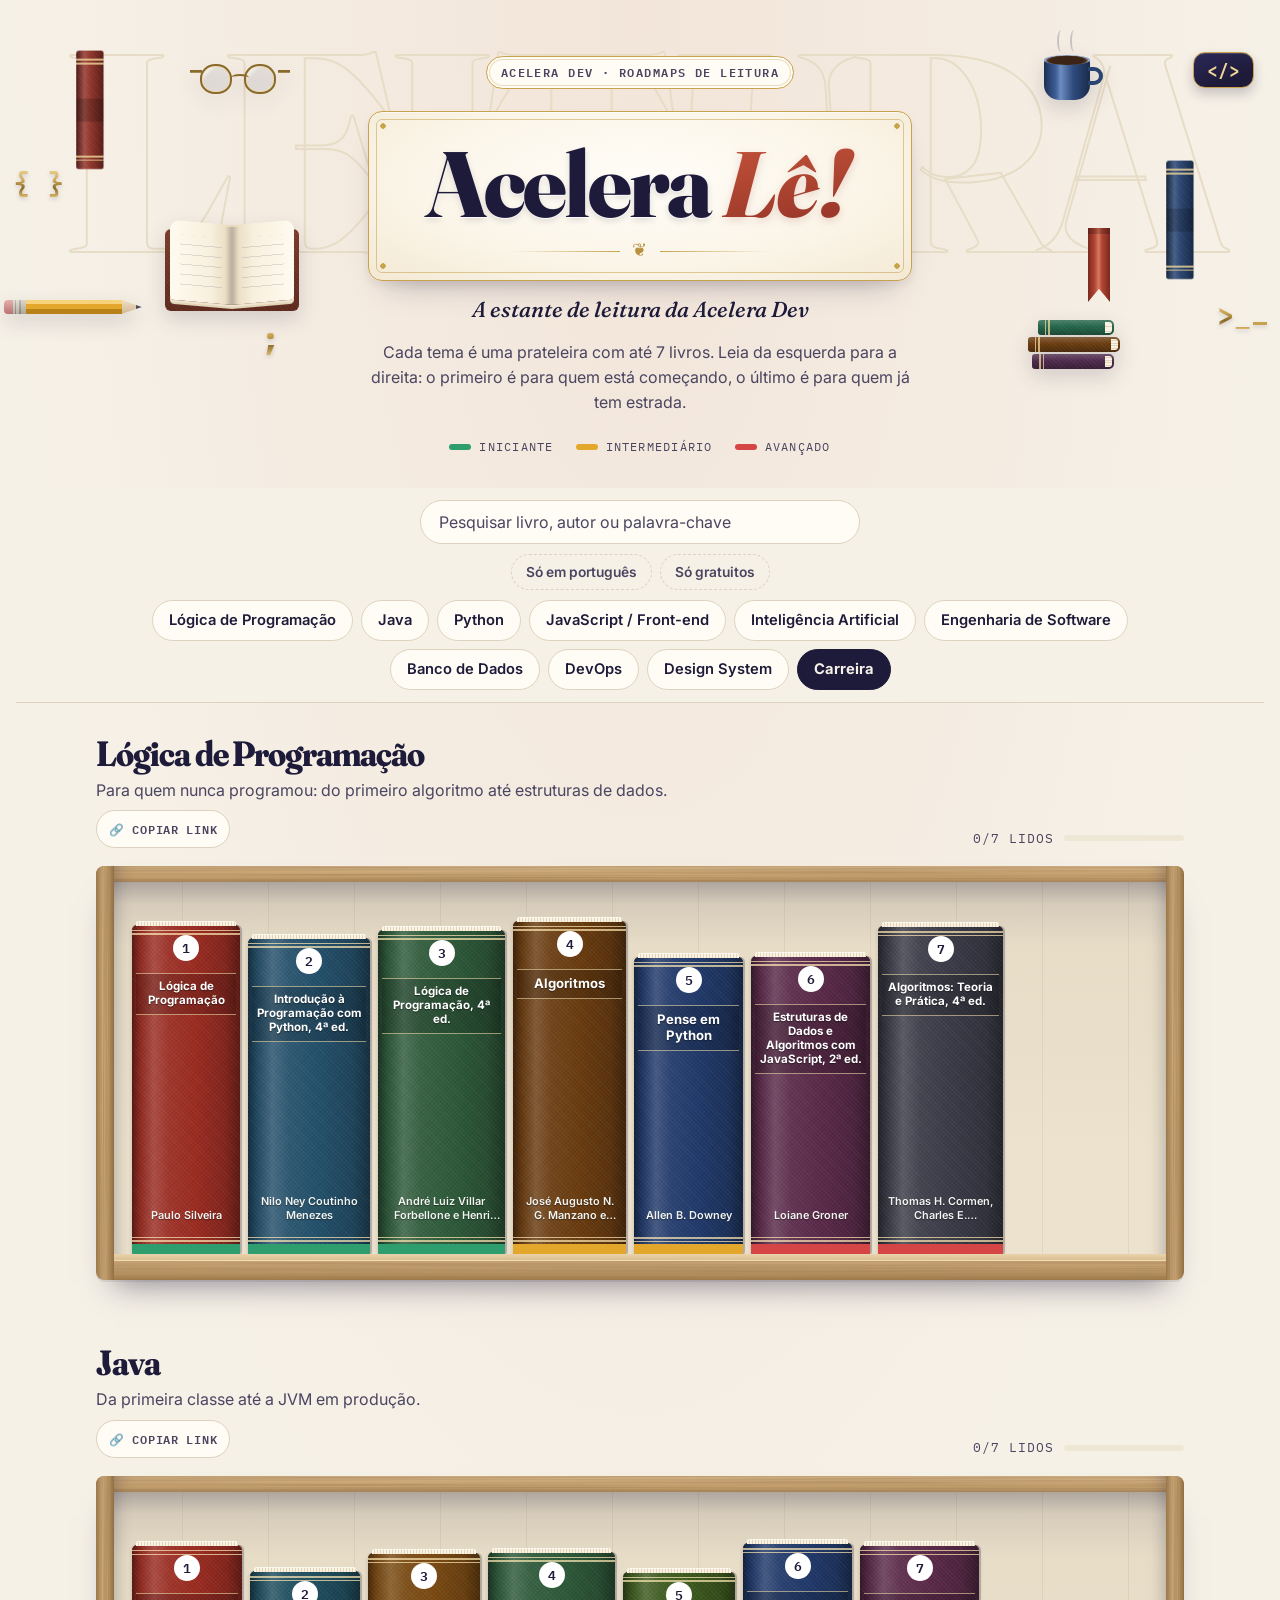
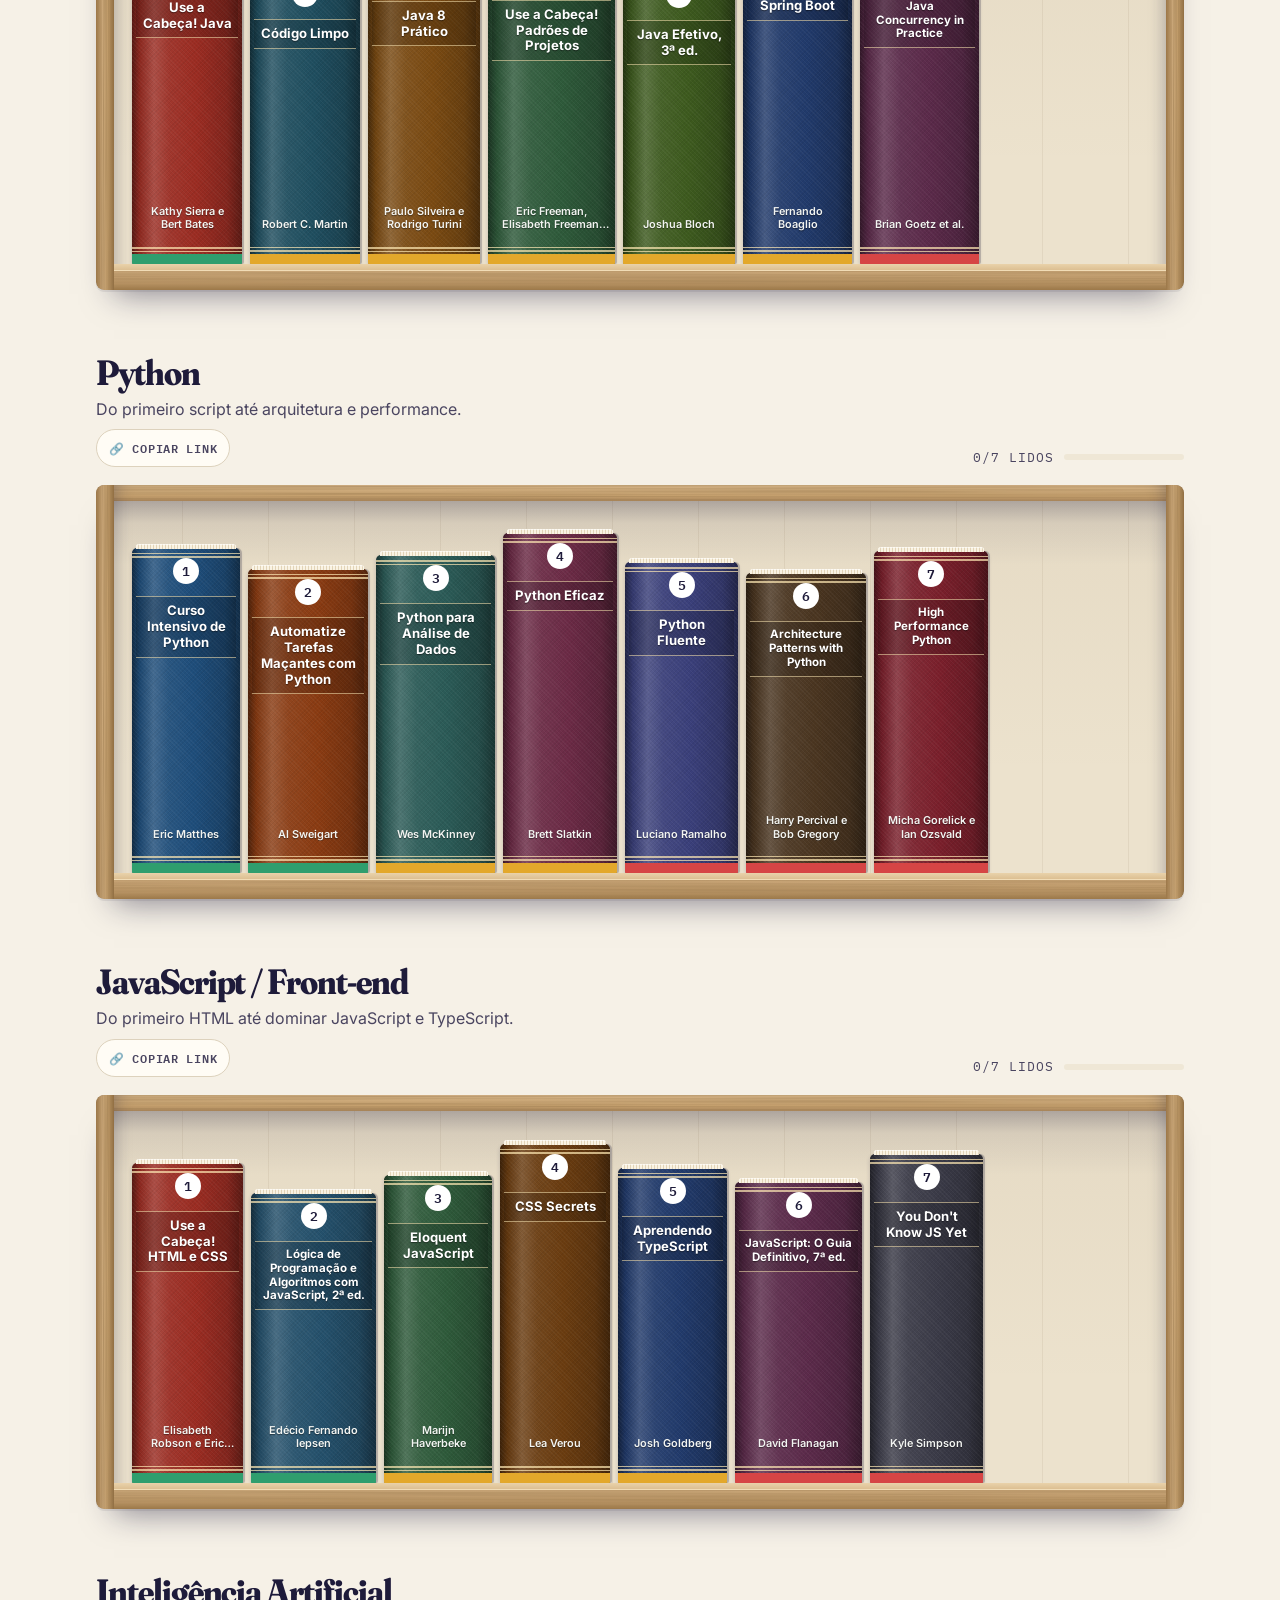
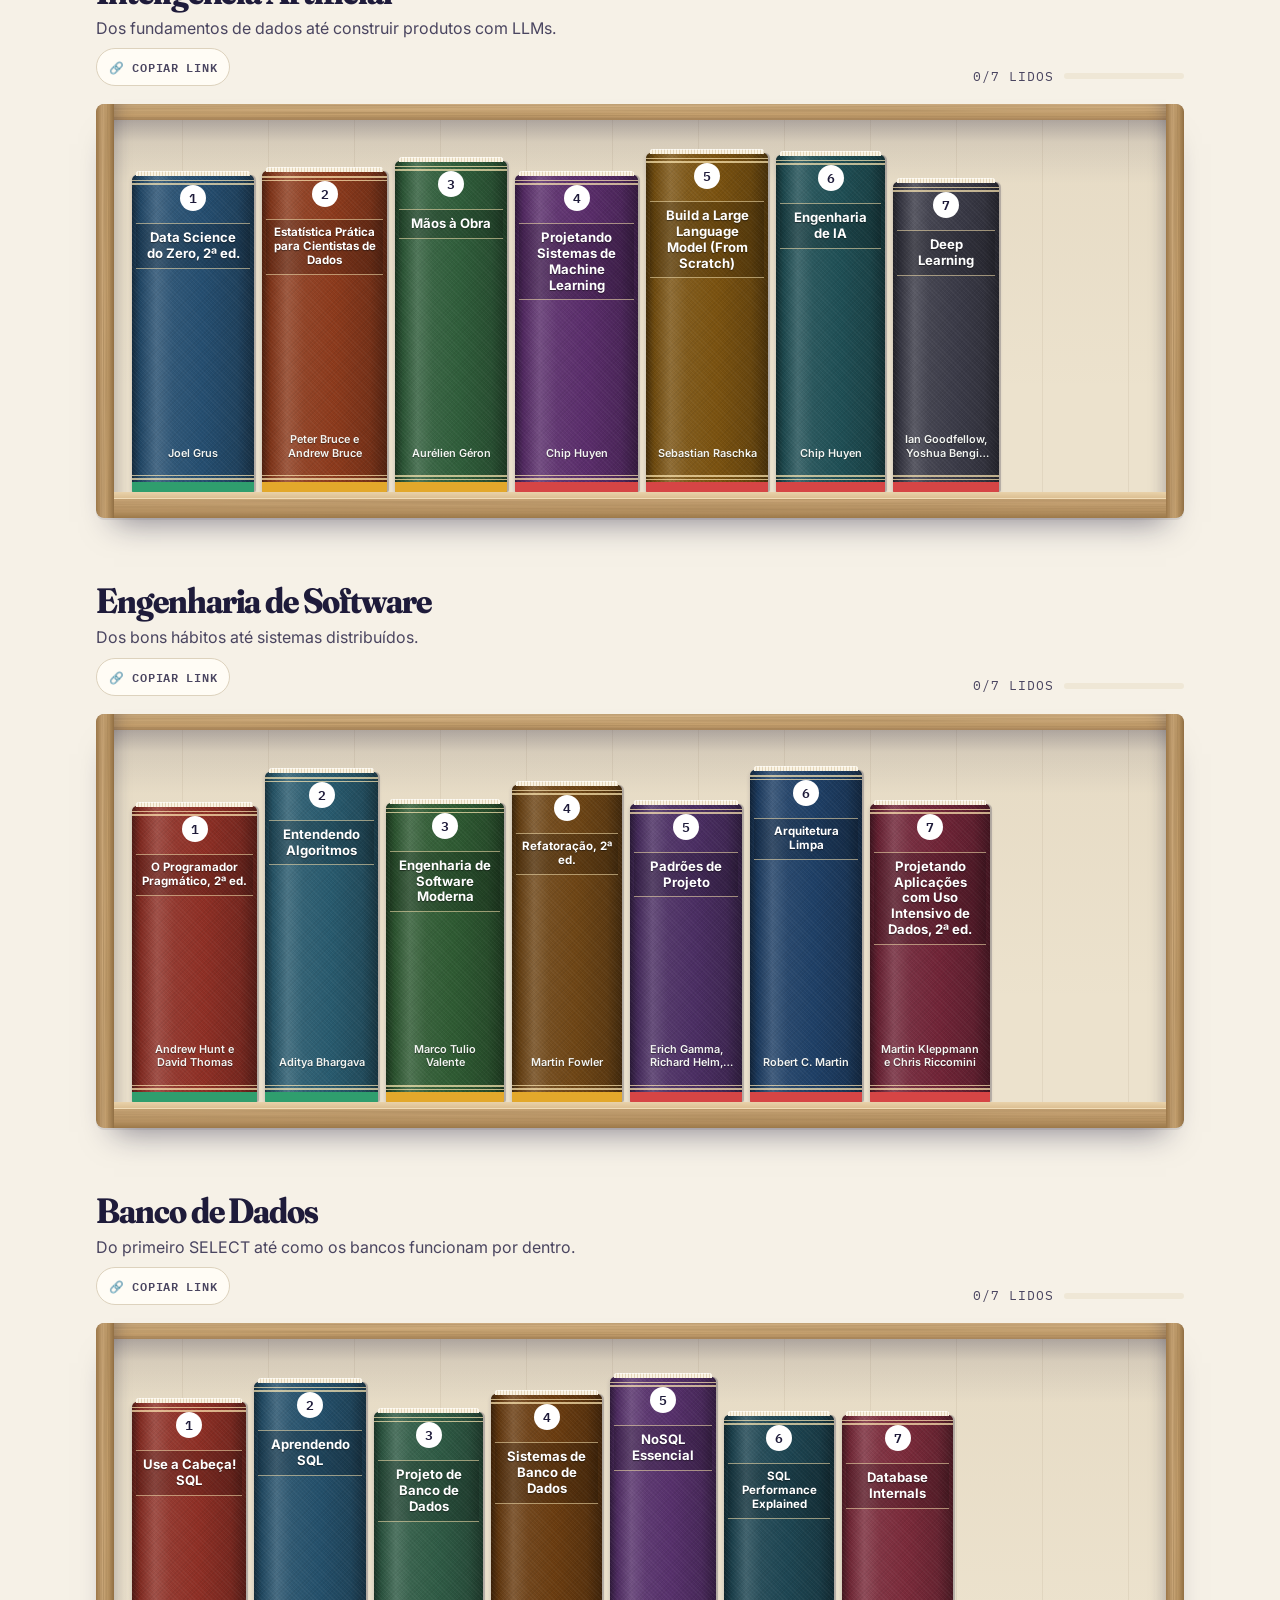
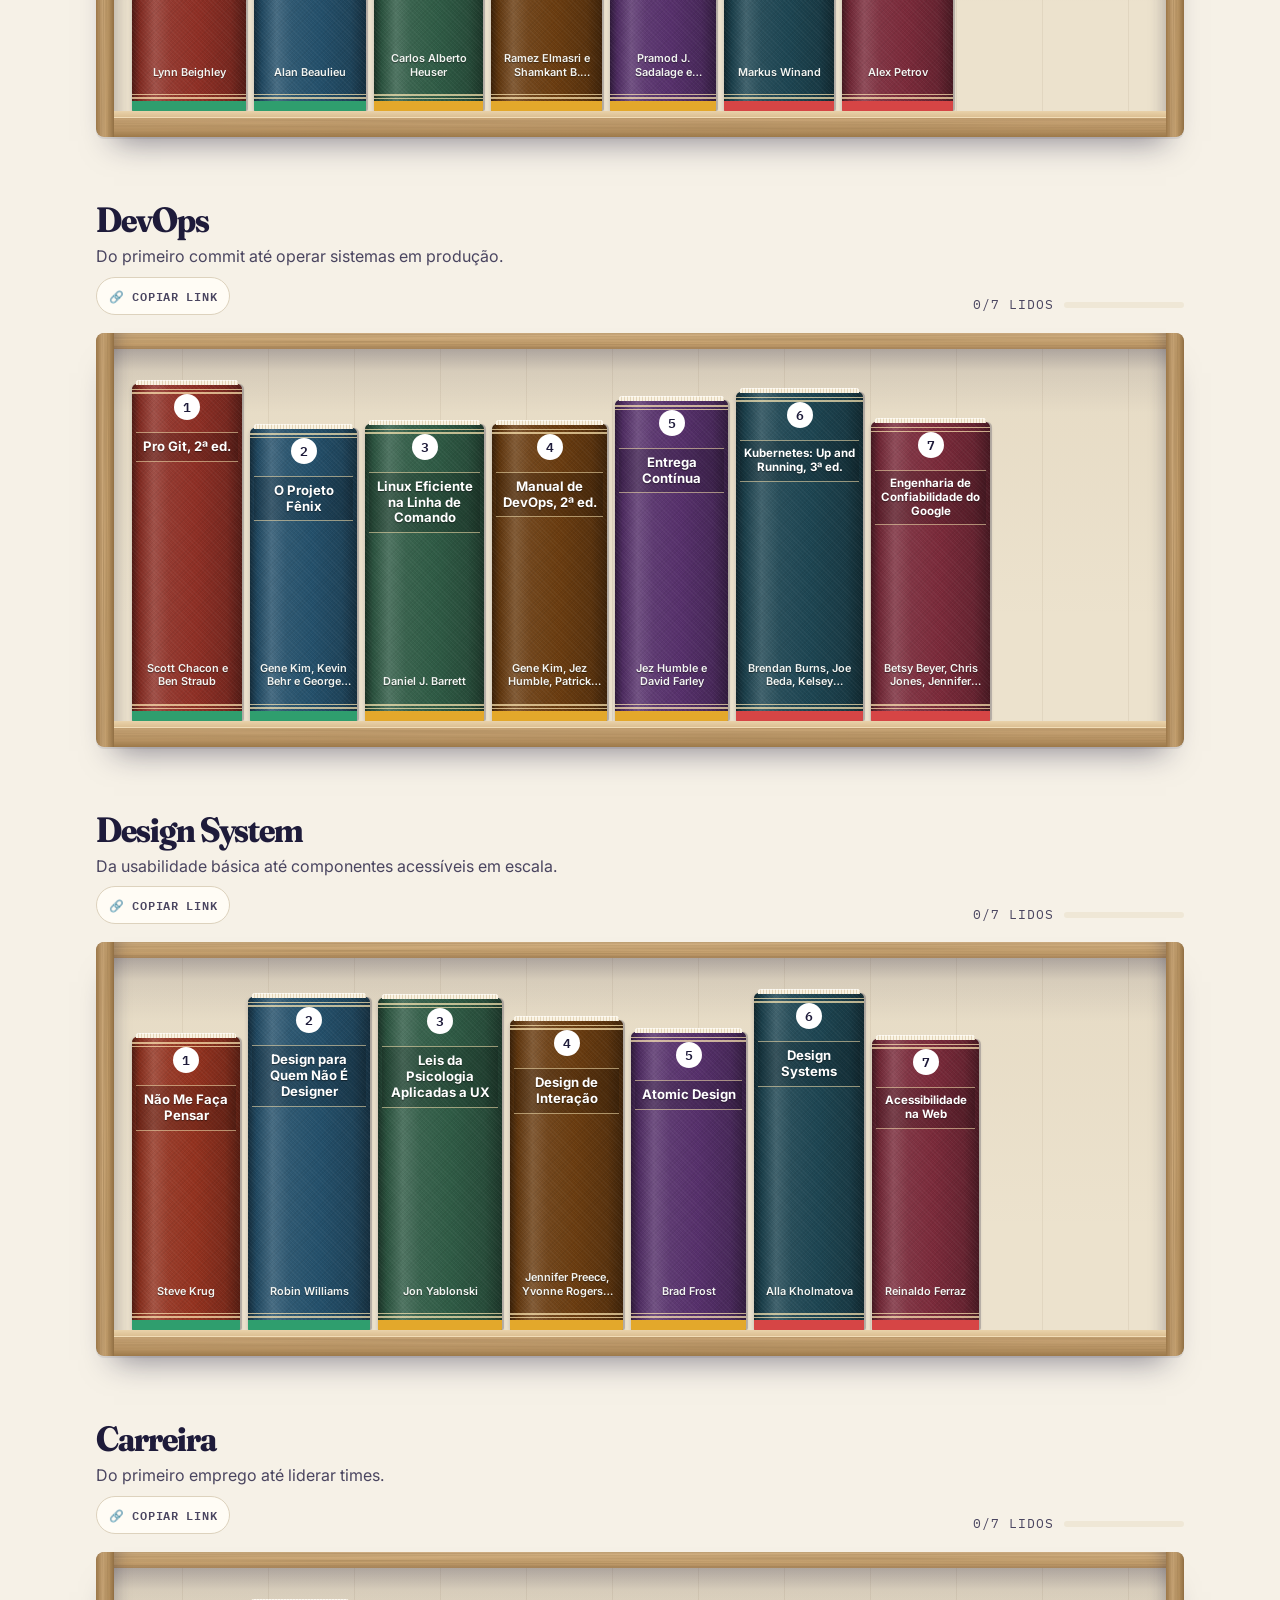
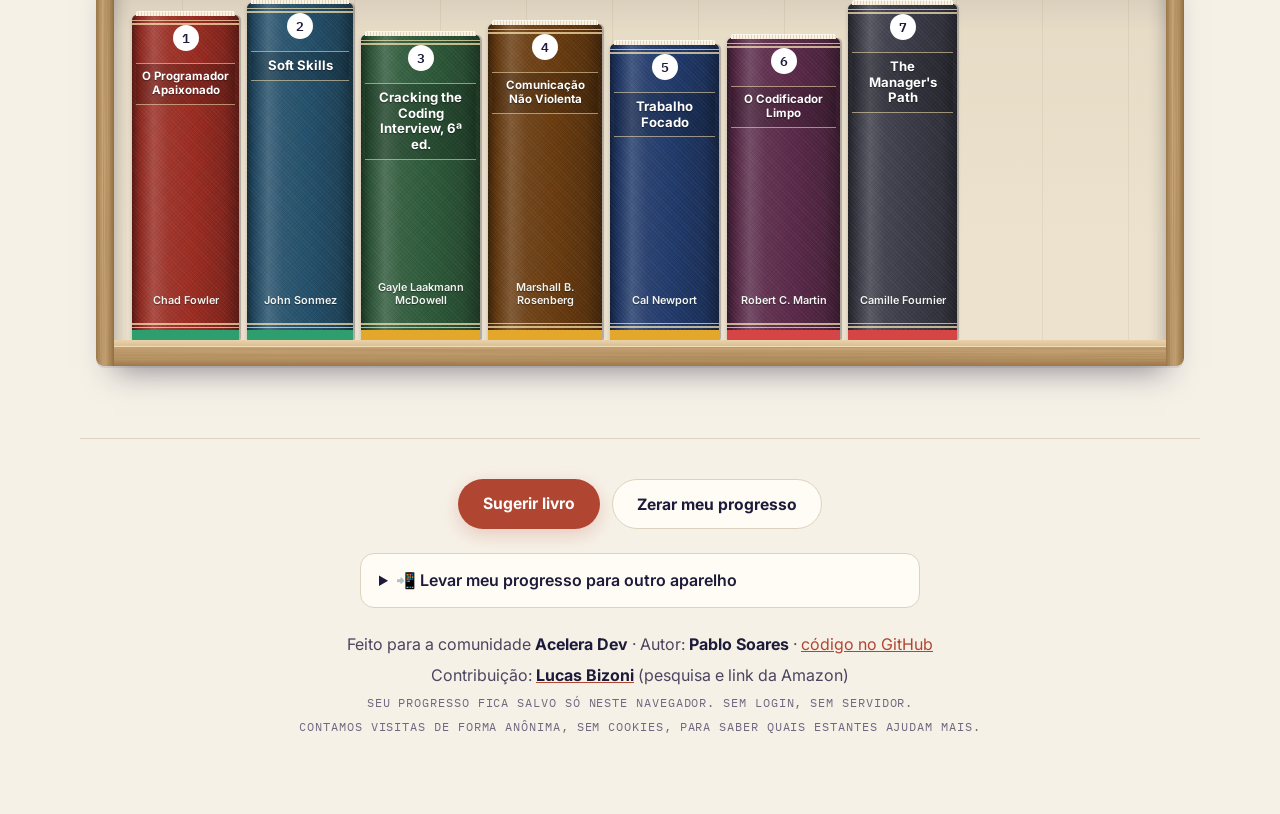
<file: index.html>
<!doctype html>
<html lang="pt-BR">
<head>
  <meta charset="utf-8">
  <meta name="viewport" content="width=device-width, initial-scale=1">
  <title>Acelera Lê! · A estante de leitura da Acelera Dev</title>
  <meta name="description" content="Roadmaps de leitura para quem está começando na programação: uma estante por tema, do iniciante ao avançado.">

  <!-- Prévia do link ao compartilhar (WhatsApp, Discord, LinkedIn, X...).
       A imagem precisa de endereço completo. Fonte dela: ferramentas/preview.html -->
  <meta property="og:type" content="website">
  <meta property="og:locale" content="pt_BR">
  <meta property="og:site_name" content="Acelera Lê!">
  <meta property="og:title" content="Acelera Lê! · A estante de leitura da Acelera Dev">
  <meta property="og:description" content="Não sabe qual livro de programação ler? Siga a estante: até 7 livros por tema, do iniciante ao avançado, a maioria em português.">
  <meta property="og:url" content="https://acelera-le.vercel.app/">
  <meta property="og:image" content="https://acelera-le.vercel.app/img/preview.png">
  <meta property="og:image:width" content="1200">
  <meta property="og:image:height" content="630">
  <meta property="og:image:alt" content="Acelera Lê!: uma estante com 7 livros, do iniciante ao avançado">
  <meta name="twitter:card" content="summary_large_image">
  <meta name="theme-color" content="#f6f1e7">
  <!-- Fontes (Fraunces, Inter e IBM Plex Mono). Sem internet, o site usa as fontes do sistema. -->
  <link rel="preconnect" href="https://fonts.googleapis.com">
  <link rel="preconnect" href="https://fonts.gstatic.com" crossorigin>
  <link rel="stylesheet" href="https://fonts.googleapis.com/css2?family=Fraunces:ital,opsz,wght,SOFT,WONK@0,9..144,500..900,0..100,0..1;1,9..144,500..900,0..100,0..1&family=IBM+Plex+Mono:wght@500;600&family=Inter:wght@400;500;600;700&display=swap">
  <link rel="stylesheet" href="css/estilo.css">
  <link rel="stylesheet" href="css/enfeites.css">
  <!-- Ícone da aba: dois livros (terracota e azul-tinta), desenhados em SVG -->
  <link rel="icon" href="data:image/svg+xml,%3Csvg xmlns='http://www.w3.org/2000/svg' viewBox='0 0 32 32'%3E%3Crect x='6' y='3' width='9' height='26' rx='1.5' fill='%23C8553D'/%3E%3Crect x='17' y='6' width='9' height='23' rx='1.5' fill='%232E4A7D'/%3E%3C/svg%3E">
</head>
<body>
  <a class="pular" href="#estantes">Pular para as estantes</a>

  <!-- ===== Topo ===== -->
  <header class="topo">
    <!-- Palavra gigante e vazada no fundo, como no site da Acelera Dev -->
    <span class="topo__fundo" aria-hidden="true">LEITURA</span>
    <!-- Enfeites flutuantes: livros e objetos de leitura e programação
         desenhados só com CSS (veja css/enfeites.css). São decoração:
         aria-hidden esconde de leitores de tela. -->
    <div class="enfeites" aria-hidden="true">
      <!-- Livros 3D girando devagar (sem título: são só enfeite) -->
      <span class="enfeite enfeite--livro3d e1"><span class="caixa3d livro3d" style="--cor:#8E2F25"><span class="face face--frente"></span><span class="face face--tras"></span><span class="face face--esq"></span><span class="face face--dir"></span><span class="face face--topo"></span><span class="face face--base"></span></span></span>
      <span class="enfeite enfeite--livro3d e2"><span class="caixa3d livro3d" style="--cor:#24406E"><span class="face face--frente"></span><span class="face face--tras"></span><span class="face face--esq"></span><span class="face face--dir"></span><span class="face face--topo"></span><span class="face face--base"></span></span></span>
      <!-- Livro aberto -->
      <span class="enfeite enfeite--aberto e3"><span class="pagina"></span><span class="pagina"></span></span>
      <!-- Óculos de leitura -->
      <span class="enfeite enfeite--oculos e4"><span class="lente"></span><span class="lente"></span></span>
      <!-- Xícara de café com vapor -->
      <span class="enfeite enfeite--cafe e5"><span class="vapor"></span><span class="vapor"></span></span>
      <!-- Marcador de página -->
      <span class="enfeite enfeite--marcador e6"></span>
      <!-- Lápis -->
      <span class="enfeite enfeite--lapis e7"></span>
      <!-- Símbolos de programação -->
      <span class="enfeite enfeite--codigo enfeite--etiqueta e8">&lt;/&gt;</span>
      <span class="enfeite enfeite--codigo e9">{ }</span>
      <span class="enfeite enfeite--codigo enfeite--terminal e10">&gt;_</span>
      <span class="enfeite enfeite--codigo e11">;</span>
      <!-- Pilha de livros deitados -->
      <span class="enfeite enfeite--pilha e12"><span></span><span></span><span></span></span>
    </div>
    <div class="topo__conteudo">
      <p class="selo-marca">Acelera Dev · Roadmaps de leitura</p>
      <h1 class="logo">Acelera <span>Lê!</span></h1>
      <p class="subtitulo">A estante de leitura da Acelera Dev</p>
      <p class="explicacao">
        Cada tema é uma prateleira com até 7 livros. Leia da esquerda para a direita:
        o primeiro é para quem está começando, o último é para quem já tem estrada.
      </p>

      <!-- Legenda dos níveis (a cor também aparece na base de cada lombada) -->
      <ul class="legenda" aria-label="Legenda de níveis">
        <li><span class="legenda__cor legenda__cor--iniciante" aria-hidden="true"></span>Iniciante</li>
        <li><span class="legenda__cor legenda__cor--intermediario" aria-hidden="true"></span>Intermediário</li>
        <li><span class="legenda__cor legenda__cor--avancado" aria-hidden="true"></span>Avançado</li>
      </ul>
    </div>

    <!-- Chips de tema: preenchidos pelo js/app.js -->
    <nav class="temas" aria-label="Temas">
      <!-- Pesquisa visual: apaga as lombadas que não batem, sem mexer na estante -->
      <div class="busca" role="search">
        <label class="so-leitor" for="busca">Pesquisar livros por título, autor ou palavra-chave</label>
        <input class="busca__campo" id="busca" type="search" autocomplete="off"
               placeholder="Pesquisar livro, autor ou palavra-chave">
      </div>
      <!-- Filtros: funcionam junto com a pesquisa (aria-pressed diz se estão ligados) -->
      <div class="filtros" role="group" aria-label="Filtros">
        <button class="filtro" id="filtro-pt" type="button" aria-pressed="false">Só em português</button>
        <button class="filtro" id="filtro-gratis" type="button" aria-pressed="false">Só gratuitos</button>
      </div>
      <ul class="temas__lista" id="temas"></ul>
    </nav>
  </header>

  <!-- ===== Estantes ===== -->
  <main id="estantes" class="estantes" tabindex="-1">
    <p class="carregando" id="carregando">Arrumando a estante…</p>
  </main>

  <!-- ===== Rodapé ===== -->
  <footer class="rodape">
    <div class="rodape__acoes">
      <a class="botao botao--destaque" id="sugerir-livro" href="#" target="_blank" rel="noopener">Sugerir livro</a>
      <button class="botao botao--discreto" id="zerar-progresso" type="button">Zerar meu progresso</button>
    </div>

    <!-- Levar o progresso para outro aparelho, sem login:
         o que foi lido vira um código curto (ou um link) que outro navegador importa. -->
    <details class="levar" id="levar">
      <summary>📲 Levar meu progresso para outro aparelho</summary>
      <div class="levar__corpo">
        <p class="levar__dica">
          Copie o link e abra no outro aparelho: os livros lidos aparecem lá.
          Nada é apagado, os lidos dos dois aparelhos são somados.
        </p>
        <p class="levar__rotulo" id="levar-rotulo">Seu código</p>
        <code class="levar__codigo" id="levar-codigo" aria-labelledby="levar-rotulo"></code>
        <div class="levar__botoes">
          <button class="botao botao--destaque" id="levar-copiar-link" type="button">Copiar link</button>
          <button class="botao botao--discreto" id="levar-copiar-codigo" type="button">Copiar código</button>
        </div>

        <form class="levar__importar" id="levar-form">
          <label class="levar__rotulo" for="levar-entrada">Tem um código ou link de outro aparelho?</label>
          <div class="levar__linha">
            <input class="busca__campo" id="levar-entrada" type="text" autocomplete="off" spellcheck="false"
                   placeholder="Cole o código ou link">
            <button class="botao botao--discreto" type="submit">Importar</button>
          </div>
        </form>
        <p class="levar__status" id="levar-status" role="status"></p>
      </div>
    </details>

    <p>
      Feito para a comunidade <strong>Acelera Dev</strong> · Autor: <strong>Pablo Soares</strong> ·
      <a id="link-repositorio" href="#" target="_blank" rel="noopener">código no GitHub</a>
    </p>
    <p>
      Contribuição: <a href="https://github.com/LukaszBizoni" target="_blank" rel="noopener"><strong>Lucas Bizoni</strong></a>
      (pesquisa e link da Amazon)
    </p>
    <p class="rodape__nota">Seu progresso fica salvo só neste navegador. Sem login, sem servidor.</p>
    <p class="rodape__nota">Contamos visitas de forma anônima, sem cookies, para saber quais estantes ajudam mais.</p>
  </footer>

  <!-- ===== Painel de detalhes do livro =====
       <dialog> já cuida do foco e fecha com Esc.
       No desktop vira um painel lateral; no celular, uma gaveta que sobe. -->
  <dialog class="painel" id="painel" aria-labelledby="painel-titulo">
    <div class="painel__caixa">
      <button class="painel__fechar" type="button" data-fechar aria-label="Fechar detalhes">×</button>

      <p class="painel__degrau" id="painel-degrau"></p>
      <h2 class="painel__titulo" id="painel-titulo"></h2>
      <p class="painel__subtitulo" id="painel-subtitulo"></p>
      <p class="painel__original" id="painel-original"></p>
      <p class="painel__autores" id="painel-autores"></p>

      <h3>Por que está aqui</h3>
      <p id="painel-porque"></p>

      <h3>Edição em português</h3>
      <p id="painel-edicao"></p>

      <p id="painel-link-area" hidden>
        <a id="painel-link" href="#" target="_blank" rel="noopener"></a>
      </p>

      <h3>Onde encontrar</h3>
      <p id="painel-comprar-area">
        <a class="botao botao--discreto painel__comprar" id="painel-comprar" href="#" target="_blank" rel="noopener">Buscar na Amazon ↗</a>
      </p>

      <button class="botao botao--destaque painel__lido" id="painel-lido" type="button" aria-pressed="false"></button>

      <div class="painel__navegacao">
        <button class="botao botao--discreto" id="painel-anterior" type="button">← Anterior</button>
        <button class="botao botao--discreto" id="painel-proximo" type="button">Próximo →</button>
      </div>
    </div>
  </dialog>

  <!-- Aviso para leitores de tela (ex.: "Marcado como lido") -->
  <p class="so-leitor" id="aviso" aria-live="polite"></p>

  <!-- Plano B dos dados: quando o site é aberto com dois cliques (file://),
       o navegador bloqueia a leitura do JSON. Este arquivo é uma cópia dele.
       Gere de novo com: node ferramentas/gerar-estantes-js.js -->
  <script src="dados/estantes.js"></script>
  <script src="js/app.js"></script>
</body>
</html>
</file>
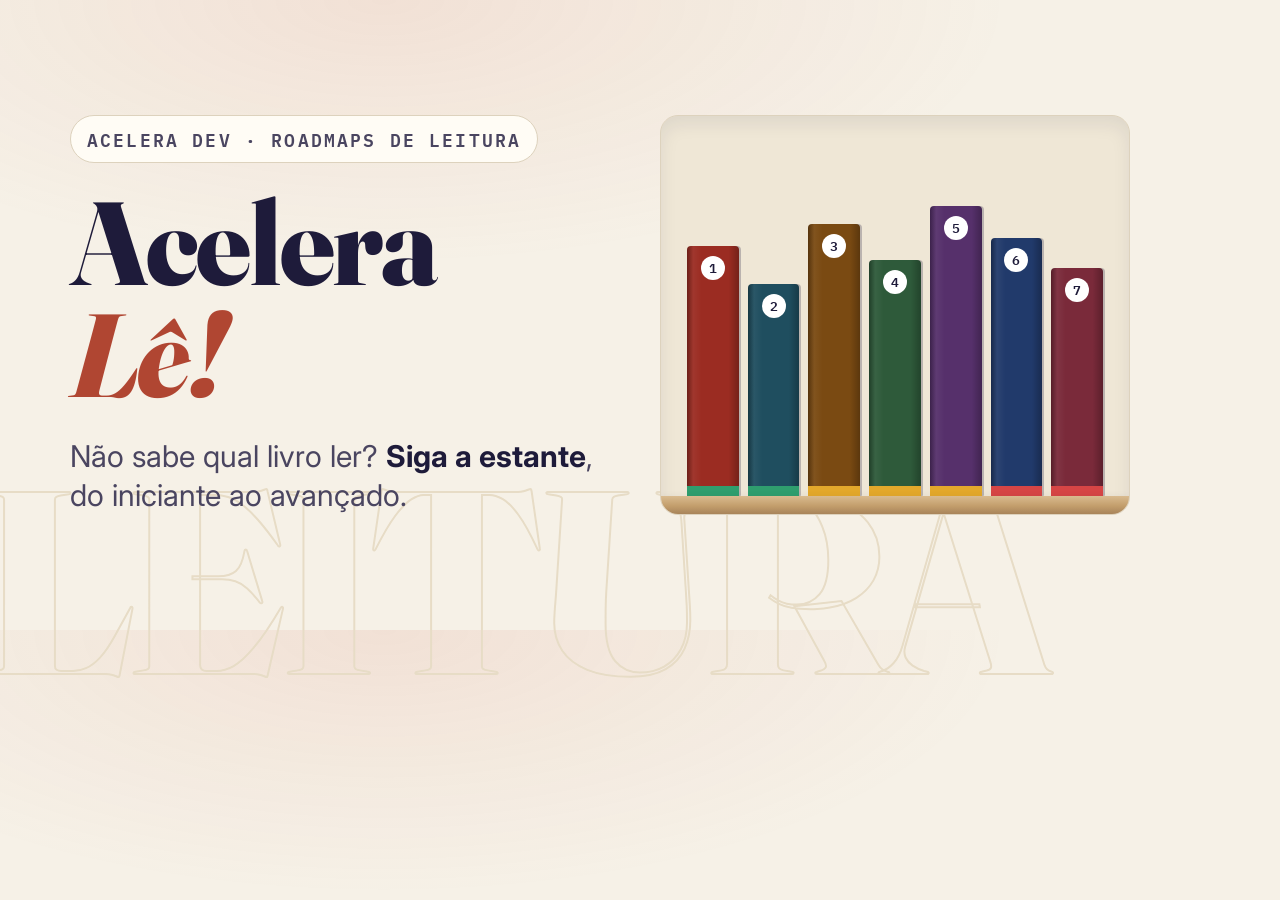
<file: ferramentas/preview.html>
<!doctype html>
<!-- Fonte da imagem de prévia (img/preview.png), usada quando o link é
     compartilhado no WhatsApp, Discord, LinkedIn etc.
     Para gerar de novo, tire um print de 1200×630 desta página. Exemplo:
     msedge --headless --window-size=1200,630 --screenshot=img/preview.png ferramentas/preview.html -->
<html lang="pt-BR">
<head>
<meta charset="utf-8">
<link rel="stylesheet" href="https://fonts.googleapis.com/css2?family=Fraunces:ital,opsz,wght@0,9..144,800;1,9..144,800&family=IBM+Plex+Mono:wght@600&family=Inter:wght@600&display=swap">
<style>
  /* Paleta "Papel e tinta", a mesma do site */
  * { box-sizing: border-box; margin: 0; }
  body {
    width: 1200px; height: 630px; overflow: hidden;
    background: #f6f1e7 radial-gradient(ellipse 70% 60% at 30% 0%, rgba(200,85,61,.10), transparent 70%);
    color: #1e1b3a; font-family: Inter, sans-serif;
    display: grid; grid-template-columns: 1fr 470px; align-items: center;
    padding: 0 70px; position: relative;
  }
  .fundo {
    position: absolute; left: -20px; bottom: -80px;
    font: 800 260px/1 Fraunces, serif; letter-spacing: -.03em;
    color: transparent; -webkit-text-stroke: 2px #e7dcc6;
  }
  .texto { position: relative; }
  .selo {
    display: inline-block; padding: 8px 16px; border: 1px solid #ddd2bd; border-radius: 999px;
    background: #fffcf5; font: 600 18px "IBM Plex Mono", monospace; letter-spacing: .12em;
    text-transform: uppercase; color: #4a4560;
  }
  h1 { margin-top: 24px; font: 800 118px/.95 Fraunces, serif; letter-spacing: -.02em; }
  h1 span { color: #b04632; font-style: italic; }
  p { margin-top: 26px; font-size: 30px; line-height: 1.3; color: #4a4560; max-width: 560px; }
  p b { color: #1e1b3a; }
  .estante {
    position: relative; height: 400px; padding: 30px 26px 0;
    border: 1px solid #ddd2bd; border-radius: 18px; background: #efe7d6;
    box-shadow: inset 0 8px 18px rgba(30,27,58,.08);
    display: flex; flex-direction: column; justify-content: flex-end; overflow: hidden;
  }
  .livros { display: flex; align-items: flex-end; gap: 9px; }
  .livro { width: 52px; border-radius: 4px 4px 1px 1px; display: flex; flex-direction: column; align-items: center; padding-top: 10px;
    box-shadow: 2px 0 0 rgba(30,27,58,.25);
    background-image: linear-gradient(90deg, rgba(0,0,0,.3), rgba(255,255,255,.05) 12%, transparent 28%, transparent 80%, rgba(0,0,0,.25)); }
  .livro i { width: 24px; height: 24px; border-radius: 50%; background: #fff; color: #1e1b3a; font: 600 13px/24px "IBM Plex Mono", monospace; text-align: center; font-style: normal; }
  .livro b { flex: 1; }
  .livro s { display: block; width: 100%; height: 10px; }
  .tabua { height: 18px; margin: 0 -26px; background: linear-gradient(#d9bb8f, #c39e6c 55%, #a8845a); box-shadow: 0 6px 12px rgba(30,27,58,.18); }
</style>
</head>
<body>
  <span class="fundo">LEITURA</span>
  <div class="texto">
    <span class="selo">Acelera Dev · Roadmaps de leitura</span>
    <h1>Acelera<br><span>Lê!</span></h1>
    <p>Não sabe qual livro ler? <b>Siga a estante</b>, do iniciante ao avançado.</p>
  </div>
  <div class="estante">
    <div class="livros">
      <div class="livro" style="height:250px;background-color:#9B2C22"><i>1</i><b></b><s style="background:#2f9e6e"></s></div>
      <div class="livro" style="height:212px;background-color:#1F4E5F"><i>2</i><b></b><s style="background:#2f9e6e"></s></div>
      <div class="livro" style="height:272px;background-color:#7A4A12"><i>3</i><b></b><s style="background:#e3a82b"></s></div>
      <div class="livro" style="height:236px;background-color:#2E5A3A"><i>4</i><b></b><s style="background:#e3a82b"></s></div>
      <div class="livro" style="height:290px;background-color:#56306B"><i>5</i><b></b><s style="background:#e3a82b"></s></div>
      <div class="livro" style="height:258px;background-color:#213A6B"><i>6</i><b></b><s style="background:#d64545"></s></div>
      <div class="livro" style="height:228px;background-color:#7A2A3A"><i>7</i><b></b><s style="background:#d64545"></s></div>
    </div>
    <div class="tabua"></div>
  </div>
</body>
</html>
</file>
<file: css/estilo.css>
/* =========================================================
   Acelera Lê! · estilos
   Paleta "Papel e tinta": fundo creme de papel, texto azul-marinho
   de tinta e destaque terracota. Títulos em Fraunces (serifada, com
   cara de livro), texto em Inter e rótulos em IBM Plex Mono.

   Organização: 1) variáveis  2) base  3) topo  4) estantes
   5) lombadas  6) painel  7) rodapé  8) celular
   ========================================================= */

/* ---------- 1) Variáveis (cores e medidas) ---------- */
:root {
  --fundo: #f6f1e7;           /* creme de papel */
  --superficie: #fffcf5;      /* cartões, campos e painel (papel mais claro) */
  --superficie-2: #efe7d6;    /* nicho da prateleira e fundos discretos */
  --texto: #1e1b3a;           /* tinta azul-marinho (14,6:1 sobre o fundo) */
  --texto-suave: #4a4560;     /* 8:1 sobre o fundo */
  --texto-apagado: #6e6880;   /* 4,7:1: só para detalhes, nunca texto longo */
  --linha: #ddd2bd;

  /* Terracota da marca. --marca é o tom de texto/botão (passa no AA);
     --marca-clara é só decorativa (fita, detalhes). */
  --marca: #b04632;
  --marca-clara: #c8553d;
  --marca-2: #2e4a7d;         /* azul-tinta, cor de apoio */
  --degrade: linear-gradient(90deg, var(--marca-clara) 0%, var(--marca) 100%);
  --texto-sobre-marca: #ffffff;
  --brilho: 0 6px 18px rgba(176, 70, 50, .22);

  /* Níveis (faixa na base da lombada) */
  --iniciante: #2f9e6e;
  --intermediario: #e3a82b;
  --avancado: #d64545;

  --raio: 14px;
  --largura-max: 1120px;
  --fonte: "Inter", "Segoe UI", system-ui, -apple-system, Roboto, Arial, sans-serif;
  --fonte-titulo: "Fraunces", Georgia, "Times New Roman", serif;
  --fonte-mono: "IBM Plex Mono", ui-monospace, "Cascadia Mono", Consolas, monospace;
}

/* ---------- 2) Base ---------- */
*,
*::before,
*::after { box-sizing: border-box; }

html { scroll-behavior: smooth; }

body {
  margin: 0;
  background: var(--fundo);
  color: var(--texto);
  font-family: var(--fonte);
  font-size: 16px;
  line-height: 1.55;
  -webkit-font-smoothing: antialiased;
  /* Um tom quente bem discreto no alto da página, como luz de luminária */
  background-image: radial-gradient(ellipse 70% 35% at 50% 0%, rgba(200, 85, 61, .08) 0%, transparent 70%);
  background-repeat: no-repeat;
}

a { color: var(--marca); }
a:hover { color: #8f3626; }

/* Contorno de foco bem visível para quem navega pelo teclado */
:focus-visible {
  outline: 3px solid var(--marca);
  outline-offset: 3px;
}

/* No celular, o navegador pinta um quadrado azul ao tocar em botões e links.
   Desligamos esse destaque; o retorno visual fica por conta dos nossos estilos. */
button,
a {
  -webkit-tap-highlight-color: transparent;
}
/* Foco vindo de toque ou clique não mostra contorno (só o teclado mostra) */
:focus:not(:focus-visible) {
  outline: none;
}

/* Texto só para leitores de tela */
.so-leitor {
  position: absolute;
  width: 1px; height: 1px;
  overflow: hidden;
  clip: rect(0 0 0 0);
  white-space: nowrap;
}

/* Link "pular para as estantes": aparece só ao receber foco */
.pular {
  position: absolute;
  left: 16px; top: -60px;
  background: var(--marca);
  color: var(--texto-sobre-marca);
  padding: 8px 14px;
  border-radius: 999px;
  font-weight: 700;
  z-index: 10;
}
.pular:focus { top: 12px; }

/* Botões reutilizáveis */
.botao {
  display: inline-flex;
  align-items: center;
  justify-content: center;
  gap: 8px;
  min-height: 48px;           /* área de toque confortável */
  padding: 12px 24px;
  border-radius: 999px;
  border: 1px solid transparent;
  font-family: var(--fonte);
  font-size: .98rem;
  font-weight: 700;
  text-decoration: none;
  cursor: pointer;
  transition: transform .15s ease, box-shadow .15s ease, border-color .15s ease;
}
.botao--destaque {
  background: var(--marca);
  color: var(--texto-sobre-marca);
  box-shadow: var(--brilho);
}
.botao--destaque:hover {
  color: var(--texto-sobre-marca);
  transform: translateY(-1px);
  background: #9a3b29;
  box-shadow: 0 8px 22px rgba(176, 70, 50, .3);
}
.botao--discreto {
  background: var(--superficie);
  color: var(--texto);
  border-color: var(--linha);
}
.botao--discreto:hover { border-color: var(--marca); }
.botao:disabled { opacity: .4; cursor: not-allowed; transform: none; }

/* ---------- 3) Topo ---------- */
.topo {
  position: relative;
  overflow: hidden;           /* a palavra gigante não cria rolagem lateral */
  padding: 56px 16px 0;
  text-align: center;
}
/* "LEITURA" gigante e só com contorno, atrás do título */
.topo__fundo {
  position: absolute;
  top: 10px;
  left: 50%;
  transform: translateX(-50%);
  font-family: var(--fonte-titulo);
  font-weight: 900;
  font-size: clamp(6rem, 22vw, 18rem);
  line-height: 1;
  letter-spacing: -.04em;
  color: transparent;
  -webkit-text-stroke: 2px #e7dcc6;
  white-space: nowrap;
  pointer-events: none;
  user-select: none;
}
.topo__conteudo {
  position: relative;
  max-width: 680px;
  margin: 0 auto;
}
.selo-marca {
  display: inline-block;
  margin: 0 0 18px;
  padding: 6px 14px;
  /* Borda dourada fina, com um segundo filete por dentro, como um rótulo antigo */
  border: 1px solid #c9a24e;
  border-radius: 999px;
  background: var(--superficie);
  box-shadow: inset 0 0 0 2px var(--superficie), inset 0 0 0 3px rgba(201, 162, 78, .35);
  font-family: var(--fonte-mono);
  font-size: .75rem;
  font-weight: 600;
  letter-spacing: .12em;
  text-transform: uppercase;
  color: var(--texto-suave);
}
/* O título fica numa placa de folha de rosto: papel claro, borda dourada
   dupla, pontinhos dourados nos cantos e o fleurão embaixo do nome */
.logo {
  position: relative;
  display: inline-block;
  margin: 4px 0 0;
  padding: 26px clamp(22px, 5vw, 56px) 20px;
  font-family: var(--fonte-titulo);
  font-weight: 800;
  font-size: clamp(3rem, 10vw, 5.8rem);
  line-height: 1;
  letter-spacing: -.03em;
  color: var(--texto);
  /* Relevo de impressão: luz embaixo da letra e sombra suave */
  text-shadow: 0 1px 0 rgba(255, 255, 255, .8), 0 3px 6px rgba(30, 27, 58, .14);
  border: 1.5px solid #c9a24e;
  border-radius: 14px;
  background:
    /* pontinhos dourados nos 4 cantos */
    radial-gradient(circle at 14px 14px, #c9a24e 0 2.5px, transparent 3px),
    radial-gradient(circle at calc(100% - 14px) 14px, #c9a24e 0 2.5px, transparent 3px),
    radial-gradient(circle at 14px calc(100% - 14px), #c9a24e 0 2.5px, transparent 3px),
    radial-gradient(circle at calc(100% - 14px) calc(100% - 14px), #c9a24e 0 2.5px, transparent 3px),
    /* papel: um pouco mais claro no meio, como uma folha */
    radial-gradient(ellipse at 50% 40%, #fffdf8 0%, #fbf5e8 60%, #f3e9d4 100%);
  /* filete dourado por dentro (segunda borda) e sombra da placa no fundo */
  outline: 1px solid rgba(201, 162, 78, .55);
  outline-offset: -9px;
  box-shadow:
    0 1px 0 rgba(255, 255, 255, .6) inset,
    0 18px 30px -18px rgba(30, 27, 58, .35),
    0 4px 10px rgba(30, 27, 58, .06);
}
/* "Lê!" em itálico, com degradê de terracota, como tinta sobre o papel
   (contraste com o fundo: de 3,9:1 a 7,2:1, acima do mínimo para título grande) */
.logo span {
  font-style: italic;
  letter-spacing: -.01em;
  padding-right: .06em;      /* o "!" itálico não fica cortado */
  background: linear-gradient(170deg, #c8553d 0%, #b04632 45%, #8e2f25 100%);
  -webkit-background-clip: text;
  background-clip: text;
  color: transparent;
  text-shadow: none;
  filter: drop-shadow(0 3px 5px rgba(142, 47, 37, .18));
}
/* Ornamento de folha de rosto: fleurão dourado entre dois filetes */
.logo::after {
  content: "❦";
  display: block;
  width: min(260px, 80%);
  margin: 12px auto 0;
  font-family: Georgia, "Segoe UI Symbol", serif;
  font-size: 1.1rem;
  font-weight: 400;
  font-style: normal;
  line-height: 1;
  letter-spacing: 0;
  color: #b8913f;
  text-shadow: none;
  background:
    linear-gradient(90deg, rgba(201, 162, 78, 0), #c9a24e) left 50% / calc(50% - 20px) 1px no-repeat,
    linear-gradient(270deg, rgba(201, 162, 78, 0), #c9a24e) right 50% / calc(50% - 20px) 1px no-repeat;
}
/* Subtítulo em itálico serifado, como o subtítulo de um livro */
.subtitulo {
  margin: 12px 0 0;
  font-family: var(--fonte-titulo);
  font-style: italic;
  font-size: clamp(1.1rem, 2.6vw, 1.35rem);
  font-weight: 500;
  color: var(--texto);
}
.explicacao {
  margin: 14px auto 0;
  max-width: 54ch;
  color: var(--texto-suave);
}

.legenda {
  display: flex;
  flex-wrap: wrap;
  justify-content: center;
  gap: 8px 22px;
  margin: 22px 0 0;
  padding: 0;
  list-style: none;
  font-family: var(--fonte-mono);
  font-size: .78rem;
  letter-spacing: .1em;
  text-transform: uppercase;
  color: var(--texto-suave);
}
.legenda li { display: inline-flex; align-items: center; gap: 8px; }
.legenda__cor {
  width: 22px; height: 6px;
  border-radius: 999px;
}
.legenda__cor--iniciante { background: var(--iniciante); }
.legenda__cor--intermediario { background: var(--intermediario); }
.legenda__cor--avancado { background: var(--avancado); }

/* Chips de tema: ficam grudados no topo ao rolar */
.temas {
  position: sticky;
  top: 0;
  z-index: 5;
  margin-top: 32px;
  padding: 12px 0;
  background: rgba(246, 241, 231, .92);
  backdrop-filter: blur(8px);
  border-bottom: 1px solid var(--linha);
}
/* Barra de pesquisa: mesmo formato "pílula" dos chips */
.busca {
  display: flex;
  justify-content: center;
  max-width: var(--largura-max);
  margin: 0 auto 10px;
  padding: 0 16px;
}
.busca__campo {
  width: 100%;
  max-width: 440px;
  min-height: 44px;
  padding: 8px 18px;
  border-radius: 999px;
  border: 1px solid var(--linha);
  background: var(--superficie);
  color: var(--texto);
  font: inherit;
  font-size: 1rem;            /* 16px: o iPhone não dá zoom ao focar */
}
.busca__campo::placeholder { color: var(--texto-suave); }
.busca__campo:hover,
.busca__campo:focus { border-color: var(--marca); }

.temas__lista {
  display: flex;
  gap: 8px;
  max-width: var(--largura-max);
  margin: 0 auto;
  padding: 0 16px;
  list-style: none;
  justify-content: center;
  flex-wrap: wrap;
}
.chip {
  min-height: 40px;
  padding: 8px 16px;
  border-radius: 999px;
  border: 1px solid var(--linha);
  background: var(--superficie);
  color: var(--texto);
  font: inherit;
  font-size: .92rem;
  font-weight: 600;
  cursor: pointer;
  white-space: nowrap;
}
.chip:hover { border-color: var(--marca); }
.chip[aria-current="true"] {
  background: var(--texto);
  border-color: var(--texto);
  color: var(--fundo);
  font-weight: 700;
}

/* Filtros "Só em português" / "Só gratuitos": pílulas que acendem quando ligadas */
.filtros {
  display: flex;
  justify-content: center;
  flex-wrap: wrap;
  gap: 8px;
  max-width: var(--largura-max);
  margin: 0 auto 10px;
  padding: 0 16px;
}
.filtro {
  min-height: 36px;
  padding: 6px 14px;
  border-radius: 999px;
  border: 1px dashed var(--linha);
  background: transparent;
  color: var(--texto-suave);
  font: inherit;
  font-size: .86rem;
  font-weight: 600;
  cursor: pointer;
}
.filtro:hover { border-color: var(--marca); color: var(--texto); }
.filtro[aria-pressed="true"] {
  border: 1px solid var(--marca);
  background: rgba(176, 70, 50, .10);
  color: var(--marca);
}
.filtro[aria-pressed="true"]::before { content: "✓ "; }

/* Pesquisa: o chip da estante que tem resultado ganha borda verde e um pontinho */
.chip--achado { border-color: var(--marca); }
.chip--achado::after {
  content: "";
  display: inline-block;
  width: 7px; height: 7px;
  margin-left: 8px;
  border-radius: 50%;
  background: var(--marca);
}
.chip--achado[aria-current="true"]::after { background: var(--fundo); }

/* ---------- 4) Estantes ---------- */
.estantes {
  max-width: var(--largura-max);
  margin: 0 auto;
  padding: 32px 16px 8px;
}
.estantes:focus { outline: none; }
.carregando, .erro {
  text-align: center;
  color: var(--texto-suave);
  padding: 48px 0;
}

.estante {
  /* Espaço para o topo grudado não cobrir o título ao pular pelo chip */
  scroll-margin-top: 190px;   /* a barra grudada inclui a pesquisa e os filtros */
  margin: 0 0 64px;
}
.estante__cabecalho {
  display: flex;
  flex-wrap: wrap;
  align-items: flex-end;
  justify-content: space-between;
  gap: 8px 24px;
  margin-bottom: 18px;
}
.estante__nome {
  margin: 0;
  font-family: var(--fonte-titulo);
  font-weight: 750;
  /* Desenho mais refinado do Fraunces: corpo de título (opsz), cantos
     levemente suavizados (SOFT) e sem as letras "tortas" (WONK 0).
     Deixa o "J" mais elegante e sem a bolinha pesada. */
  font-variation-settings: "opsz" 110, "SOFT" 50, "WONK" 0;
  /* Sem a ligadura "fi" (em "Artificial" ela juntava o f e o i num desenho estranho) */
  font-variant-ligatures: no-common-ligatures;
  font-size: clamp(1.7rem, 4vw, 2.2rem);
  line-height: 1.1;
  letter-spacing: -.03em;
}
.estante__descricao {
  margin: 4px 0 0;
  color: var(--texto-suave);
}

/* Botão "Copiar link" ao lado da descrição da estante */
.botao-copiar {
  margin-top: 8px;
  min-height: 38px;          /* área de toque confortável no celular */
  padding: 4px 12px;
  border-radius: 999px;
  border: 1px solid var(--linha);
  background: var(--superficie);
  color: var(--texto-suave);
  font-family: var(--fonte-mono);
  font-size: .74rem;
  font-weight: 600;
  letter-spacing: .06em;
  text-transform: uppercase;
  cursor: pointer;
  max-width: 100%;
  overflow-wrap: anywhere;
}
.botao-copiar:hover { border-color: var(--marca); color: var(--texto); }
.botao-copiar--ok { border-color: var(--marca); color: var(--marca); }
/* Quando não deu para copiar, o botão mostra o link: sem caixa alta, para não confundir */
.botao-copiar--link { text-transform: none; letter-spacing: 0; user-select: all; }

/* Progresso "3/7 lidos" + barrinha */
.progresso {
  display: flex;
  align-items: center;
  gap: 10px;
  font-family: var(--fonte-mono);
  font-size: .8rem;
  letter-spacing: .08em;
  text-transform: uppercase;
  color: var(--texto-suave);
}
.progresso__barra {
  width: 120px;
  height: 6px;
  border-radius: 999px;
  background: var(--superficie-2);
  overflow: hidden;
}
.progresso__preenchido {
  height: 100%;
  width: 0;
  background: var(--degrade);
  border-radius: inherit;
  transition: width .3s ease;
}

/* A prateleira: o nicho da estante, com os livros em pé sobre a tábua de madeira */
.prateleira {
  /* Medidas da moldura de madeira (o celular usa colunas mais finas) */
  --coluna: 18px;            /* espessura das colunas laterais */
  --topo-madeira: 16px;      /* espessura da tábua de cima */
  /* Veios de madeira (ruído do SVG esticado): deitados e em pé */
  --veio-deitado: url("data:image/svg+xml,%3Csvg xmlns='http://www.w3.org/2000/svg' width='400' height='80'%3E%3Cfilter id='v'%3E%3CfeTurbulence type='fractalNoise' baseFrequency='0.006 0.42' numOctaves='3' seed='7'/%3E%3CfeColorMatrix values='0 0 0 0 0.33 0 0 0 0 0.2 0 0 0 0 0.08 0 0 0 0.9 -0.28'/%3E%3C/filter%3E%3Crect width='100%25' height='100%25' filter='url(%23v)'/%3E%3C/svg%3E");
  --veio-em-pe: url("data:image/svg+xml,%3Csvg xmlns='http://www.w3.org/2000/svg' width='80' height='400'%3E%3Cfilter id='v'%3E%3CfeTurbulence type='fractalNoise' baseFrequency='0.42 0.006' numOctaves='3' seed='3'/%3E%3CfeColorMatrix values='0 0 0 0 0.33 0 0 0 0 0.2 0 0 0 0 0.08 0 0 0 0.9 -0.28'/%3E%3C/filter%3E%3Crect width='100%25' height='100%25' filter='url(%23v)'/%3E%3C/svg%3E");
  position: relative;
  padding: 38px calc(var(--coluna) + 18px) 0;
  border-radius: 8px;
  /* Camadas, de cima para baixo:
     1-2) tábua de cima (veios + madeira, com quina clara embaixo)
     3)   sombra que a tábua de cima faz no fundo
     4)   emendas verticais do painel de fundo
     5-6) fundo: veios bem leves sobre o creme */
  background:
    var(--veio-deitado) top / 100% var(--topo-madeira) no-repeat,
    linear-gradient(180deg, #d6b588 0%, #c39e6c 70%, #a8845a 100%) top / 100% var(--topo-madeira) no-repeat,
    linear-gradient(180deg, rgba(30, 27, 58, .28) 0, rgba(30, 27, 58, .08) 22px, rgba(30, 27, 58, 0) 64px) 0 var(--topo-madeira) / 100% 64px no-repeat,
    repeating-linear-gradient(90deg, rgba(100, 72, 40, .08) 0 1px, transparent 1px 86px),
    linear-gradient(180deg, rgba(120, 90, 50, .06), rgba(120, 90, 50, 0) 70%),
    #ece2cd;
  /* Sombras de profundidade nos cantos (ao lado das colunas) e a sombra
     do móvel na parede */
  box-shadow:
    inset calc(var(--coluna) + 14px) 0 16px -12px rgba(30, 27, 58, .28),
    inset calc((var(--coluna) + 14px) * -1) 0 16px -12px rgba(30, 27, 58, .28),
    0 22px 30px -18px rgba(30, 27, 58, .5),
    0 2px 0 rgba(30, 27, 58, .08);
  overflow: hidden;
}
/* As colunas laterais: madeira em pé, com volume (claro no meio, escuro nas
   bordas). Ficam por cima dos livros: no celular eles passam por trás. */
.prateleira::before,
.prateleira::after {
  content: "";
  position: absolute;
  top: 0;
  bottom: 0;
  z-index: 3;
  width: var(--coluna);
  background:
    var(--veio-em-pe) center / 100% 100%,
    linear-gradient(90deg, #9c7646 0%, #c9a678 35%, #bf9a68 65%, #8f6c40 100%);
  pointer-events: none;
}
.prateleira::before { left: 0; border-radius: 8px 0 0 8px; }
.prateleira::after  { right: 0; border-radius: 0 8px 8px 0; }
/* Pesquisa: a estante que tem o livro procurado ganha um contorno terracota
   (contorno em vez de sombra, para não apagar a moldura de madeira) */
.prateleira { outline: 3px solid transparent; outline-offset: 4px; transition: outline-color .25s ease; }
.estante--achada .prateleira { outline-color: var(--marca); }
/* Pesquisa: estante sem nenhum livro encontrado fica escondida (só enquanto pesquisa) */
.estante--oculta { display: none !important; }
.estante__achados {
  color: var(--marca);
  font-weight: 600;
}

.prateleira__livros {
  display: flex;
  align-items: flex-end;   /* todos apoiados na tábua */
  gap: 8px;
  margin: 0;
  padding: 0;
  list-style: none;
  min-height: 350px;
}
.prateleira__livros li { display: flex; position: relative; }
/* Sombrinha embaixo de cada livro: parece apoiado na tábua */
.prateleira__livros li::after {
  content: "";
  position: absolute;
  left: 4%;
  right: 4%;
  bottom: -4px;
  height: 12px;
  background: radial-gradient(closest-side, rgba(30, 27, 58, .5), rgba(30, 27, 58, 0));
  pointer-events: none;
}

/* A tábua: madeira clara, como uma estante de verdade */
/* A tábua de baixo: tampo claro em cima, frente com veios e a borda escura.
   Vai de uma coluna até a outra. */
.prateleira__tabua {
  position: relative;
  z-index: 2;              /* fica na frente da sombrinha dos livros */
  height: 26px;
  margin: 0 -18px;
  /* Tampo (faixa clara de cima, vista um pouco de cima), quina com brilho,
     frente com veios e a borda escura embaixo */
  background:
    var(--veio-deitado) 0 7px / 100% 100% no-repeat,
    linear-gradient(180deg,
      #e9d2aa 0, #dcbf92 6px,           /* tampo */
      #f1dcb6 6px, #f1dcb6 7px,         /* quina com brilho */
      #c9a678 7px, #b48f5f 80%, #9c7848 100%);
  box-shadow:
    0 3px 0 #85663f,                          /* borda da frente */
    0 14px 18px -8px rgba(30, 27, 58, .38);   /* sombra no fundo */
}

/* ---------- 5) Lombadas ---------- */
.lombada {
  /* Altura e largura variam por livro (definidas pelo JS em --altura/--largura) */
  --altura: 220px;
  --largura: 62px;
  position: relative;
  display: flex;
  flex-direction: column;
  align-items: center;
  width: var(--largura);
  height: var(--altura);
  padding: 10px 4px 0;
  border: 0;
  border-radius: 5px 5px 2px 2px;   /* cabeceira arredondada, como a de um livro */
  background-color: var(--cor, #444);
  /* Sombra nas bordas para dar volume de livro */
  background-image:
    /* Filetes dourados em cima e embaixo, como nos livros de capa dura */
    linear-gradient(180deg, transparent 5px, rgba(255, 233, 180, .7) 5px 6.5px, transparent 6.5px 8.5px, rgba(255, 233, 180, .7) 8.5px 10px, transparent 10px),
    linear-gradient(0deg, transparent 12px, rgba(255, 233, 180, .7) 12px 13.5px, transparent 13.5px 15.5px, rgba(255, 233, 180, .7) 15.5px 17px, transparent 17px),
    /* Textura de tecido (trama fina em diagonal), como capa dura encapada */
    repeating-linear-gradient(45deg, rgba(255, 255, 255, .035) 0 1px, transparent 1px 3px),
    repeating-linear-gradient(-45deg, rgba(0, 0, 0, .05) 0 1px, transparent 1px 3px),
    /* Lombada arredondada: escura nas bordas, com brilho perto da esquerda */
    linear-gradient(90deg, rgba(0,0,0,.45) 0%, rgba(0,0,0,.1) 7%, rgba(255,255,255,.16) 20%, rgba(255,255,255,.05) 34%, rgba(0,0,0,0) 58%, rgba(0,0,0,.16) 86%, rgba(0,0,0,.42) 100%);
  color: #ffffff;
  font: inherit;
  cursor: pointer;
  box-shadow:
    2px 0 0 rgba(30, 27, 58, .22),     /* fresta escura entre um livro e outro */
    0 2px 4px rgba(30, 27, 58, .2);
  /* Letras mais definidas */
  -webkit-font-smoothing: antialiased;
  text-rendering: optimizeLegibility;
  /* Profundidade para a capa abrir em 3D */
  perspective: 900px;
  z-index: 1;              /* na frente da sombrinha embaixo do livro */
  transition: transform .18s ease, box-shadow .18s ease, opacity .25s ease, filter .25s ease;
}
/* Pesquisa: o livro que não bate fica escuro e levemente desfocado (continua no lugar) */
.lombada--apagada {
  opacity: .4;
  filter: grayscale(.7) blur(1px);
}
/* Livro "sai" da prateleira ao passar o mouse ou receber foco pelo teclado.
   O hover só vale em aparelhos com mouse: no celular ele ficaria "preso" depois do toque. */
@media (hover: hover) {
  .lombada:hover {
    z-index: 5; /* fica na frente dos vizinhos enquanto a capa está aberta */
    transform: translateY(-14px);
    box-shadow: 0 14px 22px rgba(30, 27, 58, .28), 0 0 0 2px rgba(176, 70, 50, .55);
  }
}
.lombada:focus-visible,
.lombada--aberta {
  z-index: 5;
  transform: translateY(-14px);
  box-shadow: 0 14px 22px rgba(30, 27, 58, .28), 0 0 0 2px rgba(176, 70, 50, .55);
}
.lombada:focus-visible { outline-offset: 2px; }

/* Beirada das folhas aparecendo no topo do livro (vista um pouco de cima) */
.lombada::before {
  content: "";
  position: absolute;
  top: -4px;
  left: 4px;
  right: 4px;
  height: 5px;
  border-radius: 3px 3px 0 0;
  background: repeating-linear-gradient(90deg, #faf3e3 0 2px, #e2d4b8 2px 3px);
  box-shadow: inset 0 1px 0 rgba(255, 255, 255, .6);
  pointer-events: none;
}

/* Selo com o número do degrau */
.lombada__degrau {
  display: grid;
  place-items: center;
  flex: none;
  width: 26px; height: 26px;
  border-radius: 50%;
  background: #ffffff;
  color: #1e1b3a;
  font-family: var(--fonte-mono);
  font-size: .82rem;
  font-weight: 600;
}

/* Título na horizontal: lê sem virar a cabeça.
   Quebra em várias linhas (com hifenização em português) e corta depois de 7 linhas. */
.lombada__titulo {
  width: 100%;
  margin-top: 12px;
  padding: 6px 6px;
  /* Etiqueta: faixa um pouco mais escura com filetes dourados em cima e embaixo */
  background: rgba(0, 0, 0, .16);
  border-top: 1px solid rgba(255, 233, 180, .55);
  border-bottom: 1px solid rgba(255, 233, 180, .55);
  font-family: var(--fonte);
  font-size: .82rem;
  font-weight: 700;
  line-height: 1.2;
  text-align: center;
  text-shadow: 0 1px 1px rgba(0, 0, 0, .45);
  hyphens: auto;
  overflow-wrap: break-word;
  display: -webkit-box;
  -webkit-box-orient: vertical;
  -webkit-line-clamp: 7;
  overflow: hidden;
}
.lombada--titulo-compacto .lombada__titulo { font-size: .72rem; padding: 6px 4px; }
/* Autor embaixo, também na horizontal (até 2 linhas) */
.lombada__autor {
  width: 100%;
  margin: auto 0 22px;   /* "auto" empurra o autor para a base (acima dos filetes) */
  padding: 0 6px;
  font-size: .68rem;
  font-weight: 600;
  line-height: 1.25;
  text-align: center;
  color: #f3f5f2;
  text-shadow: 0 1px 1px rgba(0, 0, 0, .45);
  display: -webkit-box;
  -webkit-box-orient: vertical;
  -webkit-line-clamp: 2;
  overflow: hidden;
}

/* ---- Capa 3D: abre como uma porta, presa na lateral da lombada ----
   Fechada, ela fica "de lado" (girada 90°) e não aparece.
   Abre ao passar o mouse, ao focar pelo teclado ou no primeiro toque no celular.
   É desenhada em CSS: o projeto não usa imagens de capas reais. */
.lombada__capa {
  --largura-capa: 180px;
  position: absolute;
  top: 0;
  left: 100%;                       /* presa na lateral direita da lombada */
  width: var(--largura-capa);
  height: 100%;
  display: flex;
  flex-direction: column;
  gap: 8px;
  padding: 16px 14px 0;
  border-radius: 2px 6px 6px 2px;
  background-color: var(--cor, #444);
  background-image:
    linear-gradient(90deg, rgba(0,0,0,.28) 0, rgba(0,0,0,0) 14px),
    linear-gradient(160deg, rgba(255,255,255,.14) 0%, rgba(255,255,255,0) 45%, rgba(0,0,0,.18) 100%);
  box-shadow: 6px 10px 22px rgba(30, 27, 58, .30);
  color: #ffffff;
  text-align: left;
  transform-origin: left center;    /* a "dobradiça" é a lateral da lombada */
  transform: rotateY(-90deg);
  opacity: 0;
  pointer-events: none;
  backface-visibility: hidden;
  transition: transform .38s cubic-bezier(.2, .7, .2, 1), opacity .2s ease;
}
/* Livros perto da borda direita abrem a capa para a esquerda (o JS decide) */
.lombada--capa-esquerda .lombada__capa {
  left: auto;
  right: 100%;
  border-radius: 6px 2px 2px 6px;
  background-image:
    linear-gradient(270deg, rgba(0,0,0,.28) 0, rgba(0,0,0,0) 14px),
    linear-gradient(200deg, rgba(255,255,255,.14) 0%, rgba(255,255,255,0) 45%, rgba(0,0,0,.18) 100%);
  transform-origin: right center;
  transform: rotateY(90deg);
}
@media (hover: hover) {
  .lombada:hover .lombada__capa { transform: rotateY(0); opacity: 1; pointer-events: auto; }
}
.lombada:focus-visible .lombada__capa,
.lombada--aberta .lombada__capa { transform: rotateY(0); opacity: 1; pointer-events: auto; }

.capa__nivel {
  font-family: var(--fonte-mono);
  font-size: .66rem;
  font-weight: 600;
  letter-spacing: .08em;
  text-transform: uppercase;
  opacity: .9;
}
.capa__titulo {
  font-family: var(--fonte-titulo);
  font-size: 1.08rem;
  font-weight: 800;
  line-height: 1.15;
  text-shadow: 0 1px 2px rgba(0, 0, 0, .35);
  hyphens: auto;
  overflow-wrap: break-word;
  display: -webkit-box;
  -webkit-box-orient: vertical;
  -webkit-line-clamp: 6;
  overflow: hidden;
}
.capa__subtitulo {
  font-size: .72rem;
  line-height: 1.3;
  opacity: .9;
  display: -webkit-box;
  -webkit-box-orient: vertical;
  -webkit-line-clamp: 3;
  overflow: hidden;
}
/* Nenhuma parte da capa encolhe: assim nunca aparece uma linha cortada ao meio */
.lombada__capa > * { flex: none; }
.lombada__capa { overflow: hidden; }
.capa__autor {
  margin-top: auto;     /* autor e dica ficam na base da capa */
  font-size: .76rem;
  font-weight: 600;
  line-height: 1.3;
}
/* Dica do segundo toque: só aparece quando a capa foi aberta por toque */
.capa__dica {
  display: none;
  font-size: .66rem;
  opacity: .85;
}
.lombada--aberta .capa__dica { display: block; }
.capa__faixa {
  height: 10px;
  margin: 4px -14px 0;
}
.lombada--iniciante .capa__faixa { background: var(--iniciante); }
.lombada--intermediario .capa__faixa { background: var(--intermediario); }
.lombada--avancado .capa__faixa { background: var(--avancado); }

/* Faixa de nível na base */
.lombada__nivel {
  flex: none;
  width: calc(100% + 8px);
  height: 10px;
  margin: 0 -4px;
  border-radius: 0 0 1px 1px;
}
.lombada--iniciante .lombada__nivel { background: var(--iniciante); }
.lombada--intermediario .lombada__nivel { background: var(--intermediario); }
.lombada--avancado .lombada__nivel { background: var(--avancado); }

/* Livro lido: fita marcadora pendurada + ✓ */
.lombada__fita { display: none; }
.lombada--lido .lombada__fita {
  display: block;
  position: absolute;
  top: -6px;
  right: 9px;
  width: 12px;
  height: 46px;
  background: var(--degrade);
  /* Corte em "V" na ponta da fita */
  clip-path: polygon(0 0, 100% 0, 100% 100%, 50% 80%, 0 100%);
  filter: drop-shadow(0 2px 3px rgba(0,0,0,.4));
}
.lombada__check { display: none; }
.lombada--lido .lombada__check {
  display: grid;
  place-items: center;
  position: absolute;
  bottom: 16px;
  right: 4px;
  width: 18px; height: 18px;
  border-radius: 50%;
  background: var(--marca);
  color: var(--texto-sobre-marca);
  font-size: .7rem;
  font-weight: 800;
}

/* ---------- 6) Painel de detalhes ---------- */
.painel {
  /* Desktop: painel lateral à direita */
  position: fixed;
  inset: 0 0 0 auto;
  margin: 0;
  width: min(440px, 100%);
  max-width: 100%;
  height: 100%;
  max-height: 100%;
  padding: 0;
  border: 0;
  border-left: 1px solid var(--linha);
  background: var(--superficie);
  color: var(--texto);
  box-shadow: -24px 0 48px rgba(30, 27, 58, .18);
  overflow-y: auto;
}
.painel[open] { animation: entrar-lado .22s ease-out; }
.painel::backdrop { background: rgba(30, 27, 58, .45); }

@keyframes entrar-lado {
  from { transform: translateX(40px); opacity: 0; }
  to   { transform: none; opacity: 1; }
}

.painel__caixa {
  position: relative;
  padding: 28px 24px 32px;
  /* Faixa colorida no topo com a cor do livro aberto */
  border-top: 6px solid var(--cor, var(--marca));
}
.painel__fechar {
  position: absolute;
  top: 12px; right: 12px;
  width: 44px; height: 44px;
  border: 1px solid var(--linha);
  border-radius: 50%;
  background: var(--superficie-2);
  color: var(--texto);
  font-size: 1.6rem;
  line-height: 1;
  cursor: pointer;
}
.painel__fechar:hover { border-color: var(--marca); }

.painel__degrau {
  display: inline-flex;
  align-items: center;
  gap: 8px;
  margin: 0 48px 10px 0;
  font-family: var(--fonte-mono);
  font-size: .78rem;
  font-weight: 600;
  letter-spacing: .08em;
  text-transform: uppercase;
  color: var(--texto-suave);
}
.painel__degrau::before {
  content: "";
  width: 10px; height: 10px;
  border-radius: 50%;
  background: var(--cor-nivel, var(--texto-suave));
}
.painel__titulo {
  margin: 0 40px 4px 0;
  font-family: var(--fonte-titulo);
  font-weight: 750;
  /* Desenho mais refinado do Fraunces: corpo de título (opsz), cantos
     levemente suavizados (SOFT) e sem as letras "tortas" (WONK 0).
     Deixa o "J" mais elegante e sem a bolinha pesada. */
  font-variation-settings: "opsz" 110, "SOFT" 50, "WONK" 0;
  /* Sem a ligadura "fi" (em "Artificial" ela juntava o f e o i num desenho estranho) */
  font-variant-ligatures: no-common-ligatures;
  font-size: 1.75rem;
  line-height: 1.1;
  letter-spacing: -.02em;
}
.painel__subtitulo {
  margin: 4px 0 6px;
  font-size: 1.02rem;
  color: var(--texto);
}
.painel__original {
  margin: 0;
  font-style: italic;
  color: var(--texto-suave);
}
.painel__autores { margin: 8px 0 0; font-weight: 600; }
.painel h3 {
  margin: 26px 0 6px;
  font-family: var(--fonte-mono);
  font-size: .74rem;
  font-weight: 600;
  letter-spacing: .12em;
  text-transform: uppercase;
  color: var(--marca);
}
.painel h3 + p { margin: 0; color: var(--texto-suave); }
#painel-link-area { margin: 22px 0 0; }

.painel__comprar { width: 100%; margin-top: 4px; }

.painel__lido { width: 100%; margin-top: 28px; }
.painel__lido[aria-pressed="true"] {
  background: var(--superficie-2);
  color: var(--marca);
  border-color: var(--marca);
  box-shadow: none;
}
.painel__navegacao {
  display: flex;
  justify-content: space-between;
  gap: 12px;
  margin-top: 12px;
}
.painel__navegacao .botao { flex: 1; }

/* Selo "a confirmar" para dados que um humano ainda vai verificar */
.selo-confirmar {
  display: inline-block;
  margin-left: 6px;
  padding: 1px 8px;
  border-radius: 999px;
  background: #f7e7b5;
  color: #6b4e00;
  font-family: var(--fonte-mono);
  font-size: .72rem;
  font-weight: 600;
  letter-spacing: .06em;
  text-transform: uppercase;
}

/* ---------- 7) Rodapé ---------- */
.rodape {
  max-width: var(--largura-max);
  margin: 0 auto;
  padding: 40px 16px 56px;
  border-top: 1px solid var(--linha);
  text-align: center;
  color: var(--texto-suave);
}
.rodape__acoes {
  display: flex;
  flex-wrap: wrap;
  justify-content: center;
  gap: 12px;
  margin-bottom: 24px;
}
/* "Levar meu progresso para outro aparelho" */
.levar {
  max-width: 560px;
  margin: 0 auto 24px;
  border: 1px solid var(--linha);
  border-radius: var(--raio);
  background: var(--superficie);
  text-align: left;
}
.levar summary {
  padding: 14px 18px;
  font-weight: 600;
  color: var(--texto);
  cursor: pointer;
}
.levar summary:hover { color: var(--marca); }
.levar__corpo { padding: 0 18px 18px; }
.levar__dica { margin: 0 0 14px; color: var(--texto-suave); font-size: .95rem; }
.levar__rotulo {
  display: block;
  margin: 14px 0 6px;
  font-family: var(--fonte-mono);
  font-size: .72rem;
  font-weight: 600;
  letter-spacing: .1em;
  text-transform: uppercase;
  color: var(--marca);
}
.levar__codigo {
  display: block;
  padding: 10px 12px;
  border: 1px dashed var(--linha);
  border-radius: 10px;
  background: var(--fundo);
  font-family: var(--fonte-mono);
  font-size: .9rem;
  color: var(--texto);
  overflow-wrap: anywhere;
  user-select: all;
}
.levar__codigo--vazio { color: var(--texto-apagado); user-select: none; }
.levar__botoes { display: flex; flex-wrap: wrap; gap: 10px; margin-top: 12px; }
.levar__botoes .botao { flex: 1 1 160px; }
.levar__importar { margin-top: 8px; }
.levar__linha { display: flex; gap: 8px; }
.levar__linha .busca__campo { flex: 1; min-width: 0; }
.levar__status { min-height: 1.5em; margin: 12px 0 0 !important; color: var(--marca); font-weight: 600; overflow-wrap: anywhere; }

.rodape p { margin: 6px 0; }
.rodape strong { color: var(--texto); }
.rodape__nota {
  font-family: var(--fonte-mono);
  font-size: .72rem;
  letter-spacing: .08em;
  text-transform: uppercase;
  color: var(--texto-apagado);
}

/* ---------- Telas muito grandes (monitores 2K/4K) ----------
   Tudo que é medido em "rem" cresce um pouco, e o conteúdo fica mais largo,
   para o site não parecer miúdo no meio de uma tela enorme. */
@media (min-width: 1800px) {
  html { font-size: 112.5%; }   /* 1rem = 18px */
  body { font-size: 1rem; }
  :root { --largura-max: 1280px; }
}

/* ---------- 8) Celular ---------- */
@media (max-width: 720px) {
  .topo { padding-top: 40px; }
  .topo__fundo { top: 24px; }

  /* No celular a barra (pesquisa + filtros + chips) não gruda no topo:
     ela ocuparia meia tela. Lá só aparece uma estante por vez, então a página é curta. */
  .temas { position: static; }
  .estante { scroll-margin-top: 16px; }

  /* Chips em uma linha que rola para o lado (só a lista rola, não a página) */
  .temas__lista {
    flex-wrap: nowrap;
    justify-content: flex-start;
    overflow-x: auto;
    scrollbar-width: none;
  }

  /* Uma estante por vez: o JS marca a ativa com .estante--ativa */
  .estante { display: none; margin-bottom: 32px; }
  .estante.estante--ativa { display: block; }

  .prateleira { --coluna: 12px; --topo-madeira: 12px; padding: 12px 0 0; }
  .prateleira__tabua { margin: 0; }

  /* Com o título na horizontal, as lombadas precisam de largura para ler.
     Por isso no celular a prateleira rola para o lado (só ela, não a página),
     parando em cada livro. O espaço em cima é para o livro "sair" ao ser tocado. */
  .prateleira__livros {
    gap: 6px;
    min-height: 300px;
    padding: 22px 18px 0;    /* espaço para as colunas de madeira */
    overflow-x: auto;
    overflow-y: hidden;
    scroll-snap-type: x proximity;
    scroll-padding: 0 12px;
    scrollbar-width: thin;
  }
  .prateleira__livros li { flex: none; scroll-snap-align: start; }
  .lombada {
    width: calc(var(--largura) * .86);
    height: calc(var(--altura) * .8);
    padding: 8px 2px 0;
  }
  .lombada__degrau { width: 22px; height: 22px; font-size: .74rem; }
  .lombada__titulo { font-size: .76rem; padding: 5px 4px; }
  .lombada--titulo-compacto .lombada__titulo { font-size: .66rem; padding: 5px 3px; }
  .lombada__autor { font-size: .64rem; padding: 0 4px; }
  .lombada__nivel { width: calc(100% + 4px); margin: 0 -2px; }
  .lombada--lido .lombada__fita { right: 4px; width: 10px; }
  .lombada--lido .lombada__check { right: 2px; }
  .lombada__capa { --largura-capa: 158px; padding: 12px 12px 0; }
  .capa__titulo { font-size: .98rem; -webkit-line-clamp: 5; }
  /* Capa estreita no celular: o subtítulo fica só no painel de detalhes */
  .capa__subtitulo { display: none; }
  .capa__faixa { margin: 4px -12px 0; }

  /* Painel vira gaveta que sobe de baixo */
  .painel {
    inset: auto 0 0 0;
    width: 100%;
    height: auto;
    max-height: 88vh;
    border-left: 0;
    border-radius: 20px 20px 0 0;
    box-shadow: 0 -24px 48px rgba(30, 27, 58, .18);
  }
  .painel[open] { animation: entrar-baixo .24s ease-out; }
  .painel__caixa { border-radius: 20px 20px 0 0; padding: 24px 16px 28px; }
}

@keyframes entrar-baixo {
  from { transform: translateY(60px); opacity: 0; }
  to   { transform: none; opacity: 1; }
}

/* Quem prefere menos movimento não vê animações */
@media (prefers-reduced-motion: reduce) {
  html { scroll-behavior: auto; }
  .lombada, .lombada__capa, .progresso__preenchido, .botao { transition: none; }
  .painel[open] { animation: none; }
}
</file>
<file: css/enfeites.css>
/* =========================================================
   Acelera Lê! · Enfeites flutuantes do topo
   Livros e objetos de leitura e programação desenhados só com
   CSS (sem imagens), flutuando devagar em volta do título.

   Regras de ouro:
   - Ficam nas laterais, nunca atrás do texto (o contraste continua AA).
   - São decoração: aria-hidden no HTML.
   - Quem prefere menos movimento vê tudo parado.

   Organização: 1) área e posições  2) flutuação
   3) caixa 3D (livros que giram)  4) cada objeto  5) telas menores
   6) reduzir movimento
   ========================================================= */

/* ---------- 1) Área e posições ---------- */
.enfeites {
  position: absolute;
  inset: 0 0 auto 0;
  height: 380px;              /* só a área do título, acima da pesquisa */
  pointer-events: none;       /* nunca atrapalham cliques */
}
/* O conteúdo do topo fica por cima dos enfeites */
.topo__conteudo { z-index: 1; }

.enfeite {
  position: absolute;
  display: block;
  /* Cada enfeite recebe sua inclinação, duração e atraso (ver abaixo) */
  --giro: 0deg;
  --tempo: 7s;
  --atraso: 0s;
  animation: enfeite-flutuar var(--tempo) ease-in-out var(--atraso) infinite;
}

/* Posições: ancoradas no centro da tela (50%), assim ficam perto do
   título em telas largas, sem nunca invadir a coluna do texto.
   max() impede que saiam muito para fora em telas médias. */
.e1  { left: max(1%, calc(50% - 610px));  top: 40px;  --giro: -8deg; --tempo: 8s; }
.e2  { right: max(1%, calc(50% - 600px)); top: 150px; --giro: 10deg; --tempo: 9s;  --atraso: -3s; }
.e3  { left: max(3%, calc(50% - 470px));  top: 225px; --giro: -6deg; --tempo: 7s;  --atraso: -1s; }
.e4  { left: max(8%, calc(50% - 440px));  top: 64px;  --giro: 12deg; --tempo: 6.5s; --atraso: -2s; }
.e5  { right: max(9%, calc(50% - 450px)); top: 36px;  --giro: -4deg; --tempo: 7.5s; --atraso: -4s; }
.e6  { right: max(4%, calc(50% - 470px)); top: 228px; --giro: 18deg; --tempo: 6s;  --atraso: -1.5s; }
.e7  { left: max(2%, calc(50% - 650px));  top: 300px; --giro: -28deg; --tempo: 8.5s; --atraso: -5s; }
.e8  { right: max(2%, calc(50% - 680px)); top: 52px;  --giro: 6deg;  --tempo: 6.8s; --atraso: -2.5s; }
.e9  { left: max(1%, calc(50% - 700px));  top: 168px; --giro: -10deg; --tempo: 7.2s; --atraso: -3.5s; }
.e10 { right: max(1%, calc(50% - 720px)); top: 300px; --giro: -6deg; --tempo: 6.2s; --atraso: -0.5s; }
.e11 { left: max(14%, calc(50% - 380px)); top: 320px; --giro: 14deg; --tempo: 5.8s; --atraso: -4.5s; }
.e12 { right: max(12%, calc(50% - 480px)); top: 318px; --giro: -3deg; --tempo: 9s;  --atraso: -6s; }

/* ---------- 2) Flutuação ----------
   Sobe e desce devagar, balançando um pouco. O atraso negativo faz
   cada enfeite começar num ponto diferente da onda. */
@keyframes enfeite-flutuar {
  0%, 100% { transform: translateY(0) rotate(var(--giro)); }
  50%      { transform: translateY(-14px) rotate(calc(var(--giro) + 5deg)); }
}

/* ---------- 3) Caixa 3D (livros que giram) ----------
   Mesma técnica de um cubo: 6 faces giradas e empurradas até a borda.
   Cada caixa recebe --w (largura), --h (altura) e --d (profundidade). */
.enfeite--livro3d {
  width: 120px;
  height: 140px;
  perspective: 700px;         /* a "lente" que dá profundidade */
}
.caixa3d {
  position: absolute;
  left: 50%;
  top: 50%;
  width: var(--w);
  height: var(--h);
  margin: calc(var(--h) / -2) 0 0 calc(var(--w) / -2);
  transform-style: preserve-3d;
}
.caixa3d > .face {
  position: absolute;
  left: 50%;
  top: 50%;
  display: block;
  backface-visibility: hidden; /* não desenha a face que está de costas */
}
.face--frente, .face--tras { width: var(--w); height: var(--h); margin: calc(var(--h) / -2) 0 0 calc(var(--w) / -2); }
.face--frente { transform: translateZ(calc(var(--d) / 2)); }
.face--tras   { transform: rotateY(180deg) translateZ(calc(var(--d) / 2)); }
.face--esq, .face--dir { width: var(--d); height: var(--h); margin: calc(var(--h) / -2) 0 0 calc(var(--d) / -2); }
.face--dir { transform: rotateY(90deg) translateZ(calc(var(--w) / 2)); }
.face--esq { transform: rotateY(-90deg) translateZ(calc(var(--w) / 2)); }
.face--topo, .face--base { width: var(--w); height: var(--d); margin: calc(var(--d) / -2) 0 0 calc(var(--w) / -2); }
.face--topo { transform: rotateX(90deg) translateZ(calc(var(--h) / 2)); }
.face--base { transform: rotateX(-90deg) translateZ(calc(var(--h) / 2)); }

/* ---------- 4) Cada objeto (com acabamento das prateleiras) ---------- */

/* Paleta dos acabamentos: o mesmo dourado dos filetes das lombadas */
.enfeites {
  --ouro-claro: #f1d79a;
  --ouro: #c9a24e;
  --ouro-escuro: #8a6a2a;
  --sombra-enfeite: drop-shadow(0 8px 10px rgba(30, 27, 58, .16));
}

/* O livro 3D: o mesmo acabamento dos livros da estante
   (tecido, lombada arredondada, filetes dourados e folhas) */
.livro3d {
  --w: 26px;
  --h: 112px;
  --d: 80px;
  animation: enfeite-girar 14s linear infinite;
}
.e2 .livro3d { animation-duration: 18s; animation-direction: reverse; }
@keyframes enfeite-girar {
  from { transform: rotateX(-14deg) rotateY(0deg); }
  to   { transform: rotateX(-14deg) rotateY(360deg); }
}
/* Lombada (frente e trás) */
.livro3d .face--frente,
.livro3d .face--tras {
  border-radius: 3px;
  background-color: var(--cor);
  background-image:
    /* filetes dourados em cima e embaixo */
    linear-gradient(180deg, transparent 8px, rgba(241, 215, 154, .8) 8px 9.5px, transparent 9.5px 11.5px, rgba(241, 215, 154, .8) 11.5px 13px, transparent 13px),
    linear-gradient(0deg, transparent 8px, rgba(241, 215, 154, .8) 8px 9.5px, transparent 9.5px 11.5px, rgba(241, 215, 154, .8) 11.5px 13px, transparent 13px),
    /* etiqueta no meio */
    linear-gradient(180deg, transparent 40%, rgba(0, 0, 0, .18) 40% 60%, transparent 60%),
    /* tecido */
    repeating-linear-gradient(45deg, rgba(255, 255, 255, .04) 0 1px, transparent 1px 3px),
    /* volume arredondado */
    linear-gradient(90deg, rgba(0,0,0,.45), rgba(255,255,255,.16) 30%, rgba(255,255,255,.04) 50%, rgba(0,0,0,.4));
}
/* Capa e contracapa: tecido com moldura dourada fina */
.livro3d .face--esq,
.livro3d .face--dir {
  border-radius: 2px 4px 4px 2px;
  background-color: var(--cor);
  background-image:
    repeating-linear-gradient(45deg, rgba(255, 255, 255, .035) 0 1px, transparent 1px 3px),
    repeating-linear-gradient(-45deg, rgba(0, 0, 0, .05) 0 1px, transparent 1px 3px),
    linear-gradient(160deg, rgba(255,255,255,.16), rgba(255,255,255,0) 50%, rgba(0,0,0,.24));
  /* filete dourado fino, um pouco para dentro da borda da capa */
  outline: 1px solid rgba(241, 215, 154, .6);
  outline-offset: -7px;
}
/* Topo e base: as folhas do livro */
.livro3d .face--topo,
.livro3d .face--base {
  background: repeating-linear-gradient(90deg, #fbf6ea 0 2px, #e2d4b8 2px 3px);
}

/* Livro aberto: capa de couro por baixo, páginas curvas que escurecem
   perto do meio, sombra na dobra e a espessura das folhas */
.enfeite--aberto {
  display: flex;
  width: 124px;
  height: 80px;
  filter: var(--sombra-enfeite);
}
.enfeite--aberto::before {        /* a capa, aparecendo em volta das páginas */
  content: "";
  position: absolute;
  inset: 4px -5px -6px;
  border-radius: 6px;
  background:
    repeating-linear-gradient(45deg, rgba(255, 255, 255, .04) 0 1px, transparent 1px 3px),
    linear-gradient(180deg, #7a3a2a, #5e2a1e);
}
.enfeite--aberto::after {         /* sombra na dobra do meio */
  content: "";
  position: absolute;
  left: calc(50% - 7px);
  top: 2px;
  bottom: 0;
  width: 14px;
  background: linear-gradient(90deg, rgba(30, 27, 58, 0), rgba(30, 27, 58, .22) 50%, rgba(30, 27, 58, 0));
}
.enfeite--aberto .pagina {
  position: relative;
  flex: 1;
  /* linhas de texto discretas + página que escurece perto da dobra */
  background:
    repeating-linear-gradient(180deg, transparent 0 9px, rgba(30, 27, 58, .13) 9px 10px) 10px 14px / calc(100% - 20px) calc(100% - 26px) no-repeat,
    linear-gradient(90deg, #fffaf0 0%, #f8f0de 65%, #e6d8bb 100%);
  /* espessura das folhas, aparecendo embaixo */
  box-shadow: 0 2px 0 #efe5cf, 0 4px 0 #e2d4b8;
}
.enfeite--aberto .pagina:first-child { border-radius: 10px 0 0 4px; transform: skewY(5deg); transform-origin: right bottom; }
.enfeite--aberto .pagina:last-child  {
  border-radius: 0 10px 4px 0;
  transform: skewY(-5deg);
  transform-origin: left bottom;
  background:
    repeating-linear-gradient(180deg, transparent 0 9px, rgba(30, 27, 58, .13) 9px 10px) 10px 14px / calc(100% - 20px) calc(100% - 26px) no-repeat,
    linear-gradient(270deg, #fffaf0 0%, #f8f0de 65%, #e6d8bb 100%);
}

/* Óculos de leitura: armação fina dourada, lentes com reflexo e hastes */
.enfeite--oculos {
  display: flex;
  gap: 12px;
  width: 80px;
  filter: var(--sombra-enfeite);
}
.enfeite--oculos .lente {
  width: 32px;
  height: 30px;
  border: 2.5px solid var(--ouro-escuro);
  border-radius: 48% 48% 46% 46%;
  background:
    linear-gradient(135deg, rgba(255, 255, 255, .7) 0 14%, rgba(255, 255, 255, 0) 30%),
    rgba(46, 74, 125, .07);
  box-shadow: inset 0 0 0 1px rgba(241, 215, 154, .6);
}
.enfeite--oculos::before {        /* a ponte */
  content: "";
  position: absolute;
  left: 31px;
  top: 10px;
  width: 18px;
  height: 7px;
  border-top: 2.5px solid var(--ouro-escuro);
  border-radius: 50% 50% 0 0;
}
.enfeite--oculos::after {         /* as hastes, indo para trás */
  content: "";
  position: absolute;
  left: -10px;
  right: -10px;
  top: 6px;
  height: 2.5px;
  background:
    linear-gradient(var(--ouro-escuro), var(--ouro-escuro)) left / 12px 100% no-repeat,
    linear-gradient(var(--ouro-escuro), var(--ouro-escuro)) right / 12px 100% no-repeat;
}

/* Xícara: cerâmica com brilho, borda com café e um pires */
.enfeite--cafe {
  width: 46px;
  height: 40px;
  margin-top: 24px;
  border-radius: 3px 3px 15px 15px;
  /* cerâmica arredondada: escura nas bordas, brilho à esquerda */
  background: linear-gradient(90deg, #1c2f52 0%, #3e5f96 26%, #6d8cc0 36%, #2e4a7d 64%, #1a2b4b 100%);
  filter: var(--sombra-enfeite);
}
.enfeite--cafe::before {          /* borda de cima, com o café dentro */
  content: "";
  position: absolute;
  left: 0;
  right: 0;
  top: -5px;
  height: 10px;
  border-radius: 50%;
  background: radial-gradient(ellipse at 50% 55%, #3b2416 0 52%, #5b3a22 60%, #8fa7d1 66%, #3e5f96 100%);
}
.enfeite--cafe::after {           /* a alça */
  content: "";
  position: absolute;
  right: -13px;
  top: 7px;
  width: 15px;
  height: 18px;
  border: 4px solid #2a4472;
  border-left: 0;
  border-radius: 0 10px 10px 0;
}
.enfeite--cafe .vapor {
  position: absolute;
  top: -30px;
  width: 8px;
  height: 22px;
  border-left: 2.5px solid rgba(30, 27, 58, .2);
  border-radius: 50%;
  filter: blur(.6px);
  animation: enfeite-vapor 3.2s ease-in-out infinite;
}
.enfeite--cafe .vapor:first-child { left: 13px; }
.enfeite--cafe .vapor:last-child  { left: 26px; animation-delay: -1.6s; }
@keyframes enfeite-vapor {
  0%, 100% { opacity: 0; transform: translateY(6px) scaleY(.8); }
  50%      { opacity: 1; transform: translateY(-4px) scaleY(1); }
}

/* Marcador de página: fita de cetim (brilho no meio) com corte em "V" */
.enfeite--marcador {
  width: 22px;
  height: 74px;
  background:
    linear-gradient(180deg, rgba(0, 0, 0, .2) 0 6px, transparent 6px),   /* dobra no topo */
    linear-gradient(90deg, #7a2820 0%, #b04632 30%, #d9765f 48%, #b04632 64%, #7a2820 100%);
  clip-path: polygon(0 0, 100% 0, 100% 100%, 50% 82%, 0 100%);
  filter: var(--sombra-enfeite);
}

/* Lápis sextavado: faces com luz diferente, ponteira de metal e ponta de madeira */
.enfeite--lapis {
  width: 96px;
  height: 14px;
  background: linear-gradient(180deg, #f6d27a 0 32%, #e3a82b 32% 66%, #b98219 66% 100%);
  filter: var(--sombra-enfeite);
}
.enfeite--lapis::before {         /* borracha + ponteira de metal com anéis */
  content: "";
  position: absolute;
  left: -22px;
  top: 0;
  width: 22px;
  height: 14px;
  border-radius: 4px 0 0 4px;
  background:
    linear-gradient(180deg, rgba(255, 255, 255, .35), rgba(0, 0, 0, .15)),
    linear-gradient(90deg, #d98585 0 40%, #d5cfc0 40% 50%, #9e978a 50% 56%, #d5cfc0 56% 70%, #9e978a 70% 76%, #c9c3b4 76% 100%);
}
.enfeite--lapis::after {          /* ponta: madeira raspada e grafite */
  content: "";
  position: absolute;
  right: -20px;
  top: 0;
  width: 20px;
  height: 14px;
  background:
    linear-gradient(180deg, rgba(255, 255, 255, .25), rgba(0, 0, 0, .12)),
    linear-gradient(90deg, #ecd3ac 0 68%, #3a3548 68%);
  clip-path: polygon(0 0, 100% 50%, 0 100%);
}

/* Símbolos de programação em "folha de ouro", como os títulos gravados nas lombadas */
.enfeite--codigo {
  font-family: var(--fonte-mono);
  font-weight: 600;
  font-size: 1.8rem;
  line-height: 1;
  background: linear-gradient(180deg, var(--ouro-claro) 0%, var(--ouro) 45%, var(--ouro-escuro) 70%, #d9b868 100%);
  -webkit-background-clip: text;
  background-clip: text;
  color: transparent;
  filter: drop-shadow(0 2px 2px rgba(30, 27, 58, .18));
}
/* "</>" como um broche esmaltado: fundo tinta, borda e letras douradas */
.enfeite--etiqueta {
  padding: 8px 13px;
  border: 1.5px solid var(--ouro);
  border-radius: 12px;
  background: linear-gradient(160deg, #2c2858, #1e1b3a 70%);
  -webkit-background-clip: border-box;
  background-clip: border-box;
  color: var(--ouro-claro);
  font-size: 1.1rem;
  box-shadow: inset 0 1px 0 rgba(255, 255, 255, .15), 0 6px 12px rgba(30, 27, 58, .22);
  filter: none;
}
/* ">_" com o cursor piscando, como num terminal */
.enfeite--terminal::after {
  content: "";
  display: inline-block;
  width: .5em;
  height: 3px;
  margin-left: 2px;
  background: var(--ouro);
  animation: enfeite-piscar 1.1s steps(1) infinite;
}
@keyframes enfeite-piscar { 50% { opacity: 0; } }
.e11 { font-size: 2.2rem; }

/* Pilha de livros deitados: tecido, filetes, volume e as folhas na ponta */
.enfeite--pilha { width: 92px; filter: var(--sombra-enfeite); }
.enfeite--pilha span {
  position: relative;
  display: block;
  height: 15px;
  margin-top: 2px;
  border-radius: 3px 5px 5px 3px;
  background-image:
    /* filetes dourados perto da lombada */
    linear-gradient(90deg, transparent 7px, rgba(241, 215, 154, .75) 7px 8.5px, transparent 8.5px 10.5px, rgba(241, 215, 154, .75) 10.5px 12px, transparent 12px),
    /* tecido */
    repeating-linear-gradient(45deg, rgba(255, 255, 255, .04) 0 1px, transparent 1px 3px),
    /* volume: claro em cima, escuro embaixo */
    linear-gradient(180deg, rgba(255, 255, 255, .18), rgba(255, 255, 255, 0) 45%, rgba(0, 0, 0, .3));
}
.enfeite--pilha span::after {     /* folhas aparecendo na ponta direita */
  content: "";
  position: absolute;
  right: 2px;
  top: 2px;
  bottom: 2px;
  width: 7px;
  border-radius: 0 3px 3px 0;
  background: repeating-linear-gradient(180deg, #faf3e3 0 1.5px, #e2d4b8 1.5px 2.5px);
}
.enfeite--pilha span:nth-child(1) { width: 76px; margin-left: 10px; background-color: #24654b; }
.enfeite--pilha span:nth-child(2) { width: 92px; background-color: #6a3c10; }
.enfeite--pilha span:nth-child(3) { width: 82px; margin-left: 4px; background-color: #4e2a4c; }

/* ---------- 5) Telas menores ----------
   Menos espaço nas laterais: alguns enfeites saem para não ficarem
   atrás do texto. No celular sobram 4, pequenos, nos cantos de cima. */
@media (max-width: 1100px) {
  .e3, .e4, .e11, .e12 { display: none; }
}
@media (max-width: 860px) {
  .e5, .e6, .e7, .e9 { display: none; }
  .e1 { left: 0; top: 70px; }
  /* Tablet em pé e celular deitado: o livro azul sobe para o lado da placa
     do título, longe do parágrafo, e o ">_" sai para não encostar no texto */
  .e2 { right: 0; top: 96px; }
  .e10 { display: none; }
}
/* Celular: o texto ocupa a largura toda, então abrimos uma faixa livre
   acima do selo e espalhamos 4 enfeites pequenos nela. */
@media (max-width: 560px) {
  .topo { padding-top: 96px; }
  .enfeites { height: 96px; }
  .enfeite { display: none; scale: .6; }
  .e1, .e5, .e9, .e8 { display: block; }
  .e1 { left: -18px; top: -22px; }
  .e5 { left: 30%; top: 14px; }
  .e9 { left: auto; right: 30%; top: 30px; }
  .e8 { right: 4px; top: 26px; }
}

/* ---------- 6) Reduzir movimento ----------
   Tudo parado, já na pose inclinada. O vapor e o cursor ficam visíveis. */
@media (prefers-reduced-motion: reduce) {
  .enfeite { animation: none; transform: rotate(var(--giro)); }
  .livro3d { animation: none; transform: rotateX(-14deg) rotateY(-35deg); }
  .enfeite--cafe .vapor { animation: none; opacity: .7; }
  .enfeite--terminal::after { animation: none; }
}
</file>
